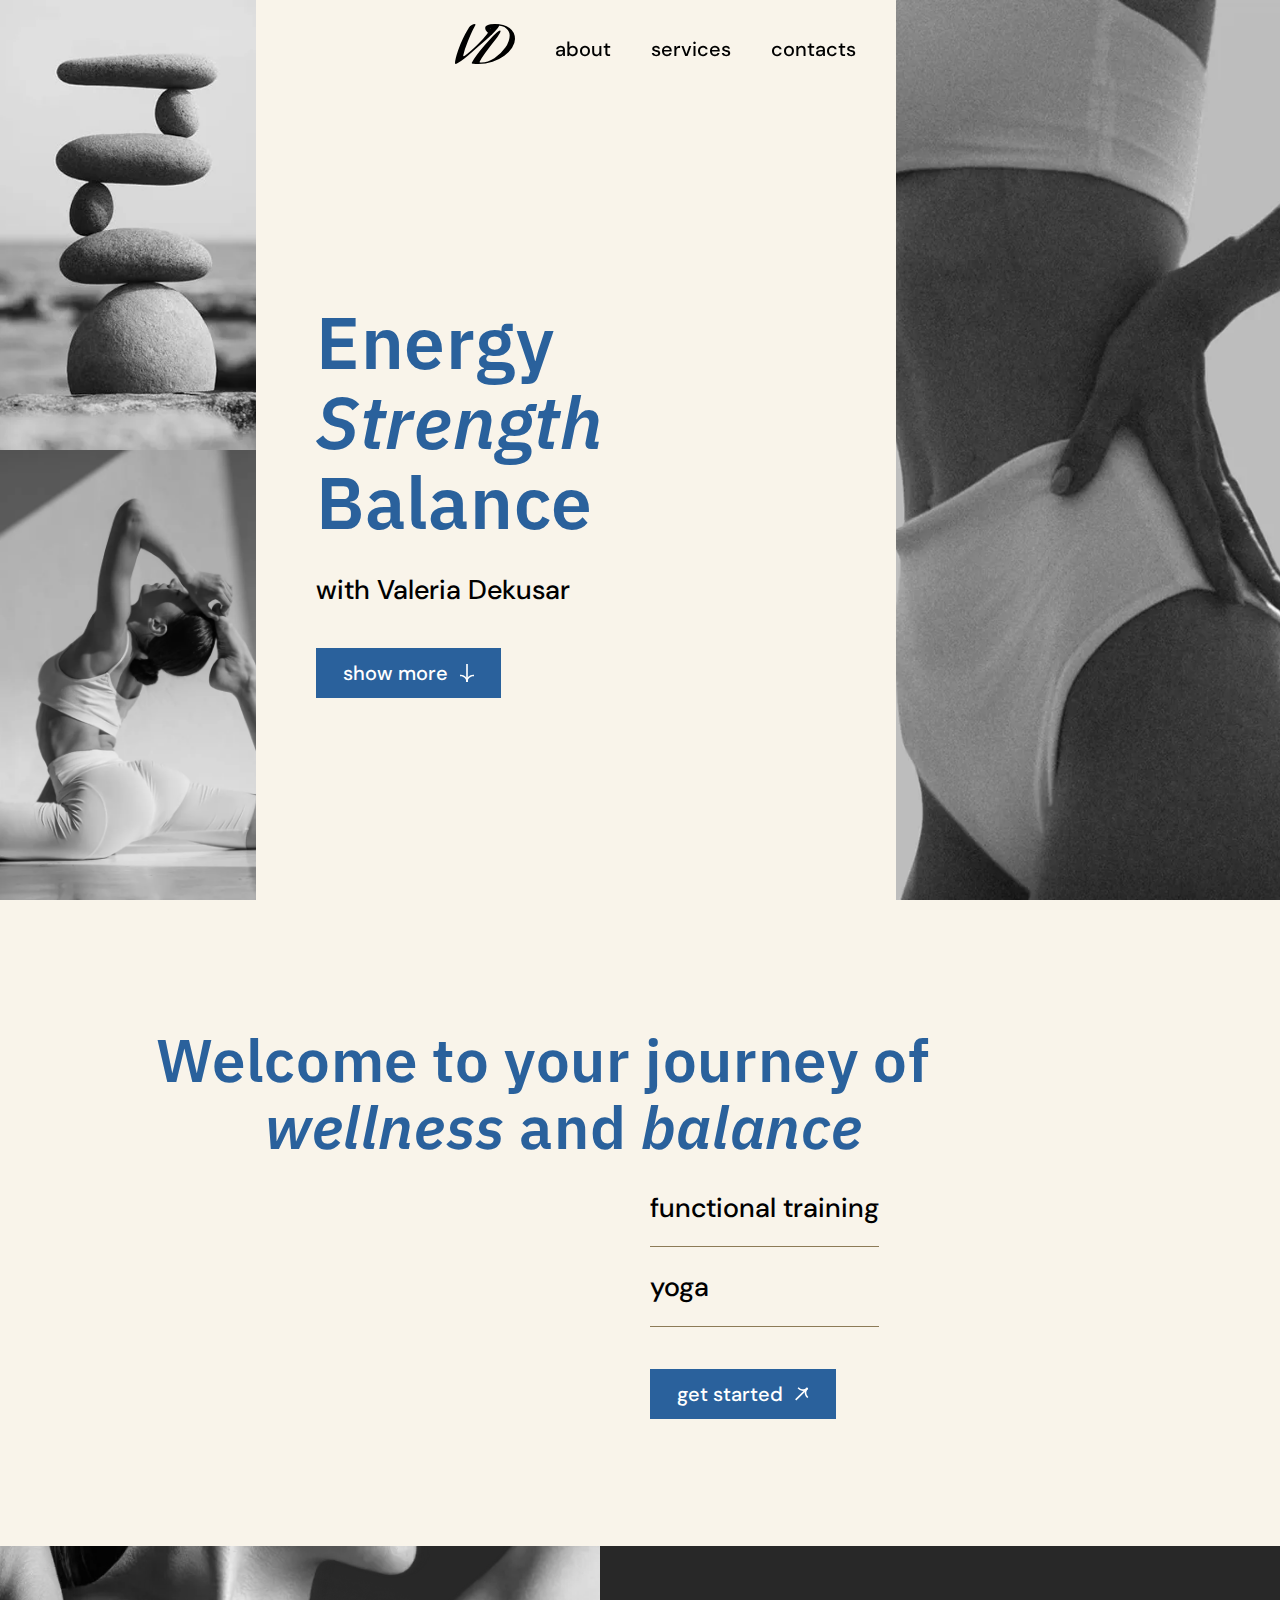
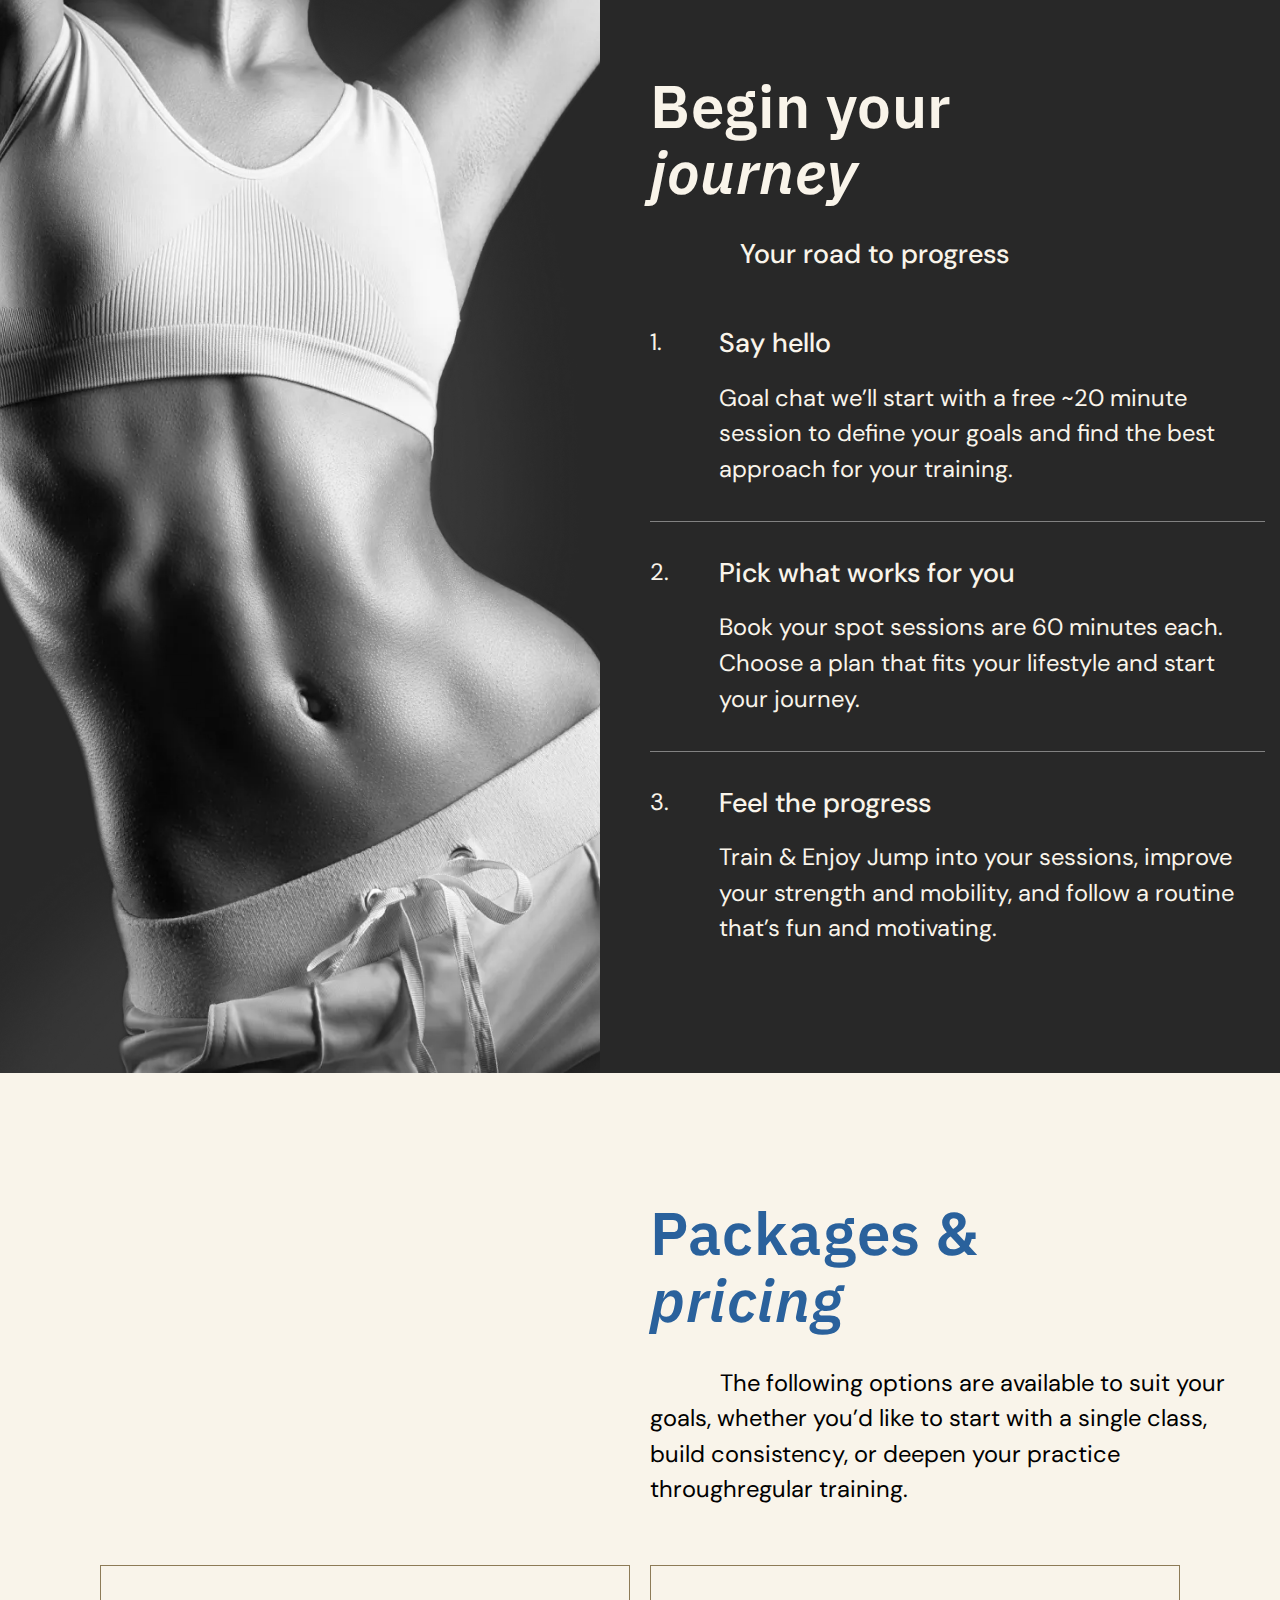
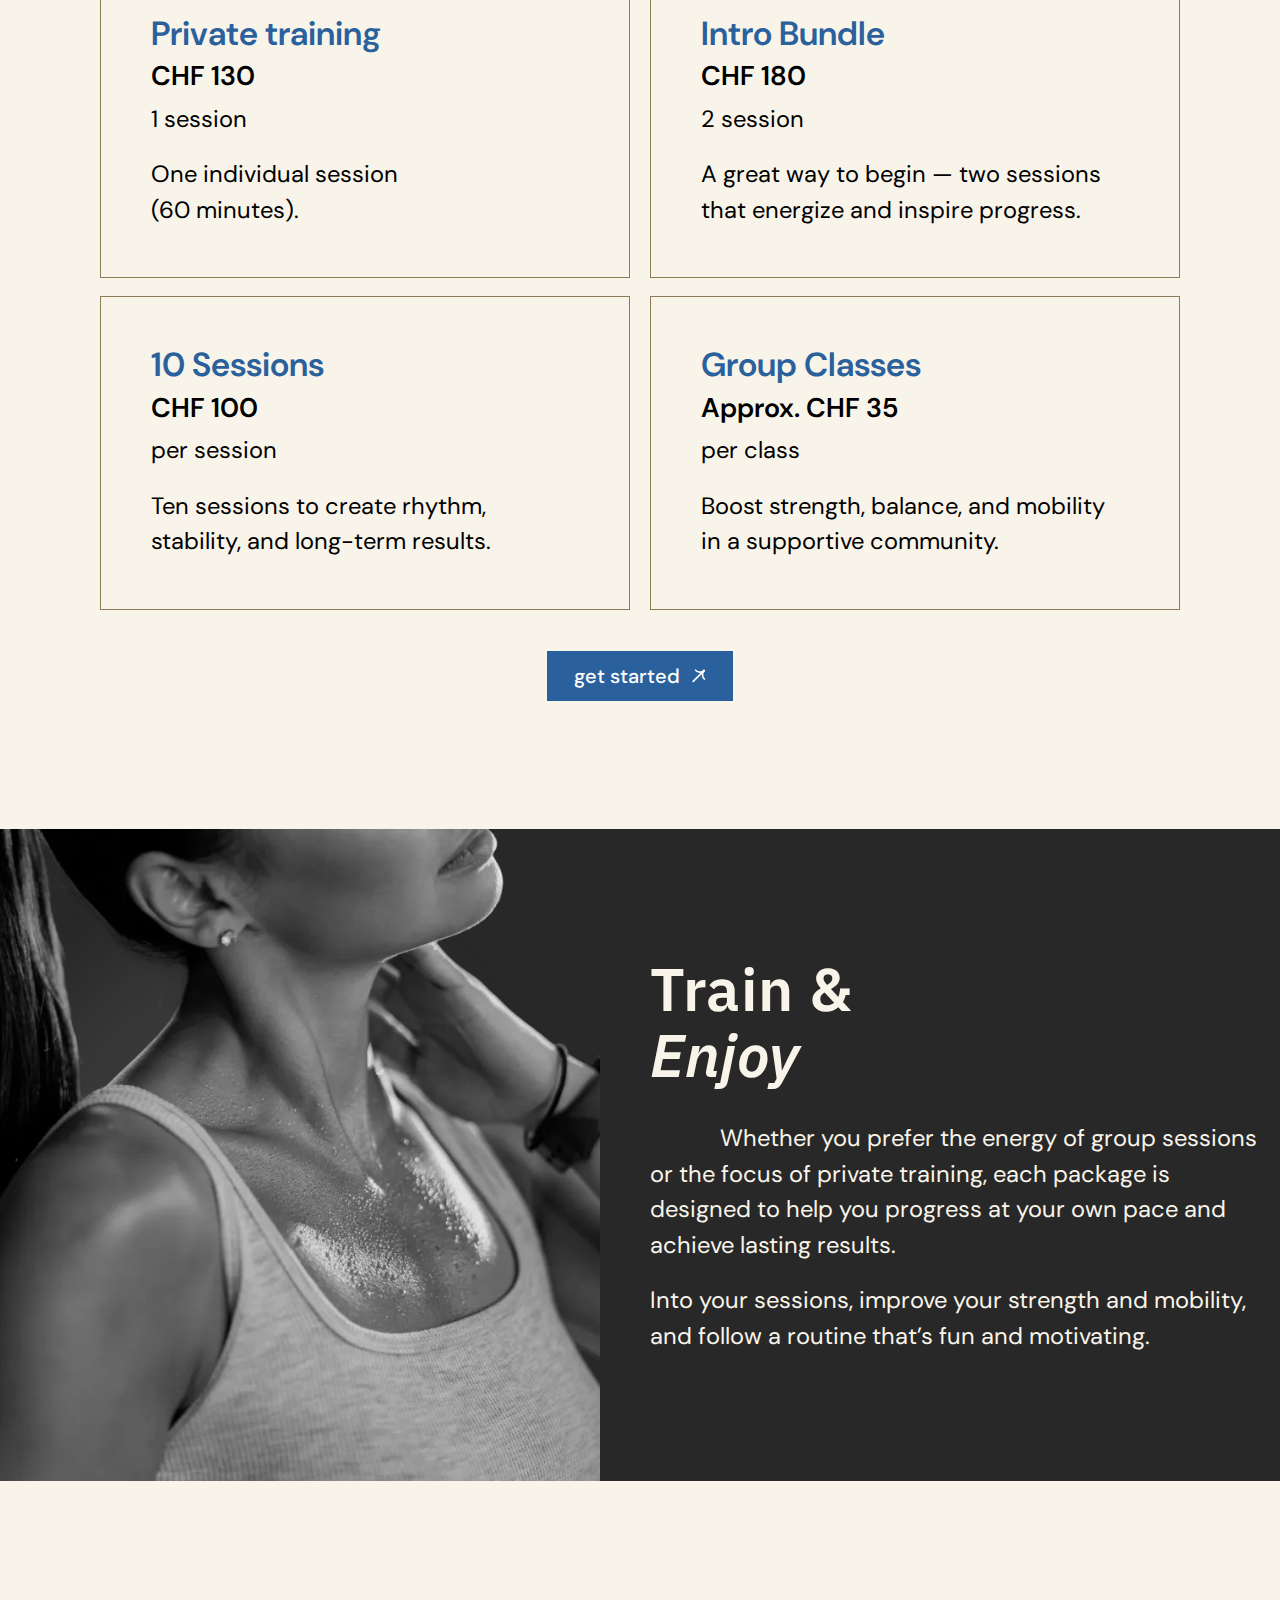
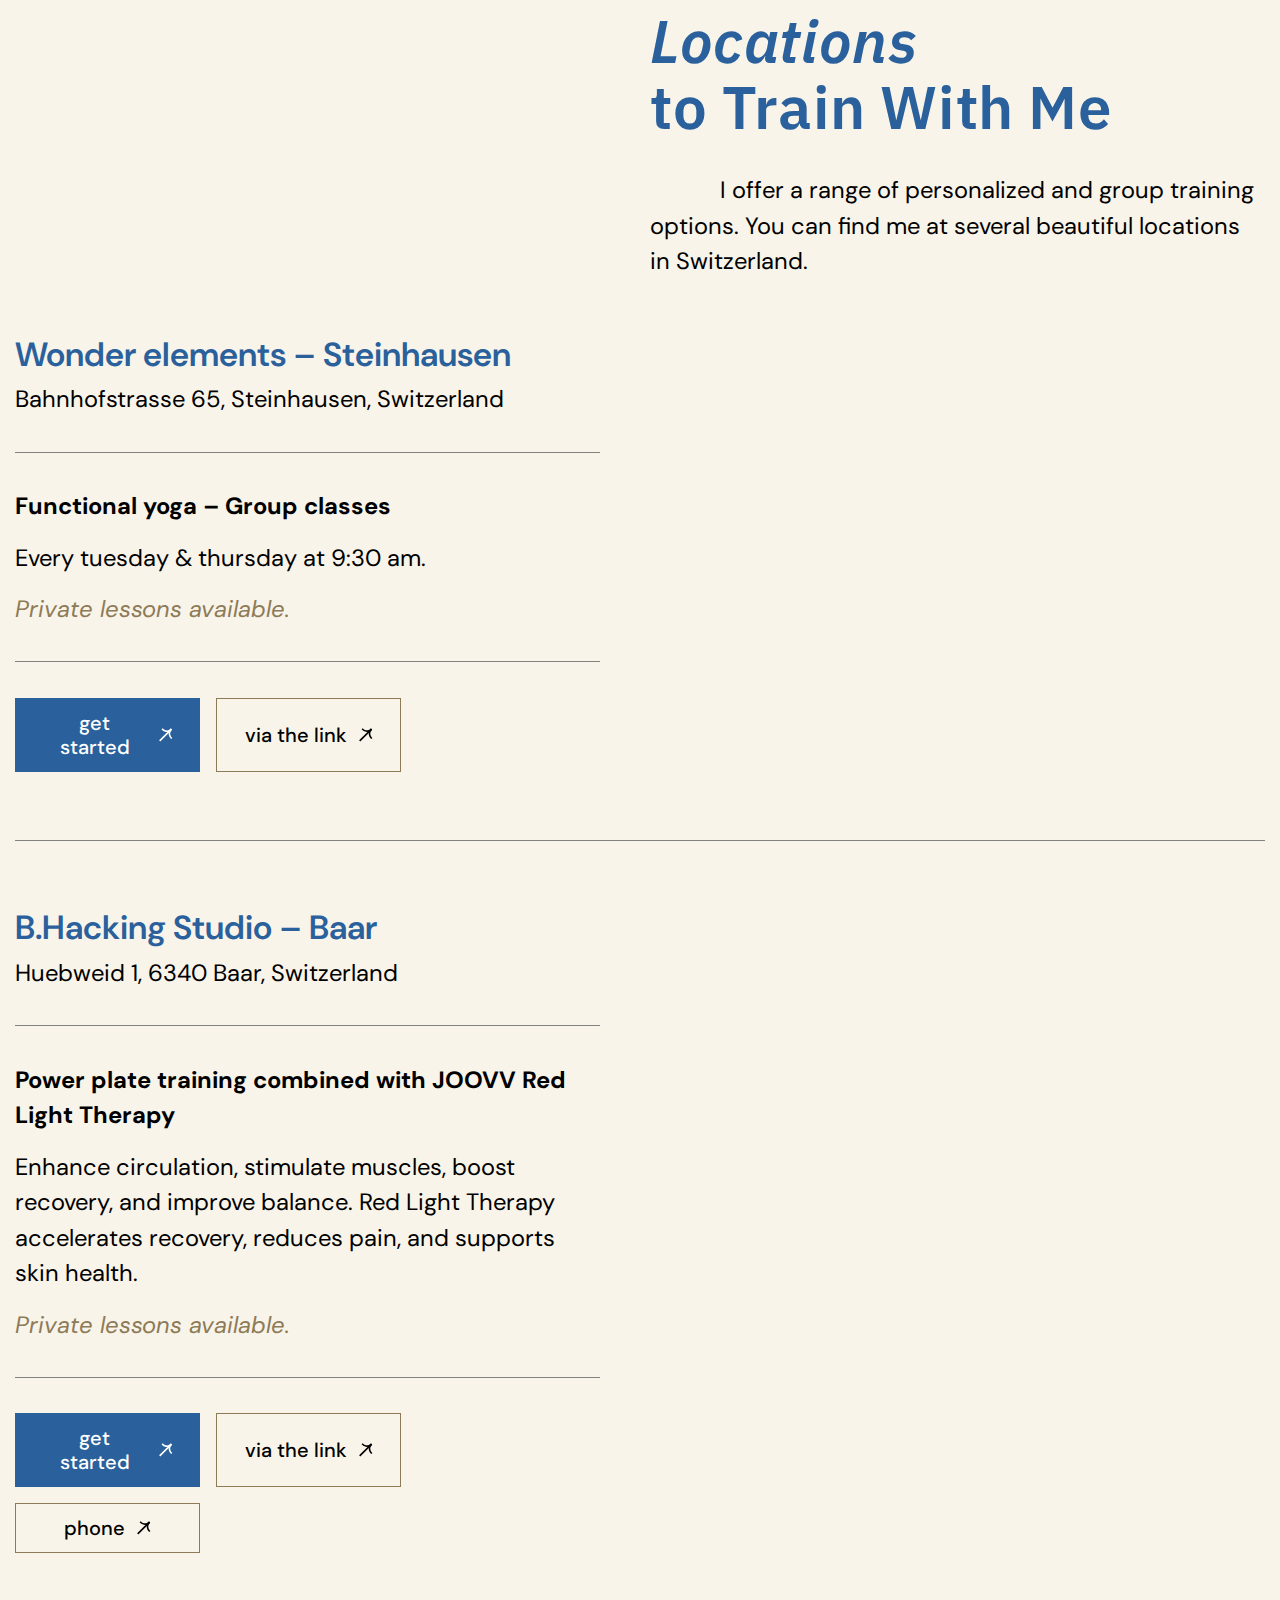
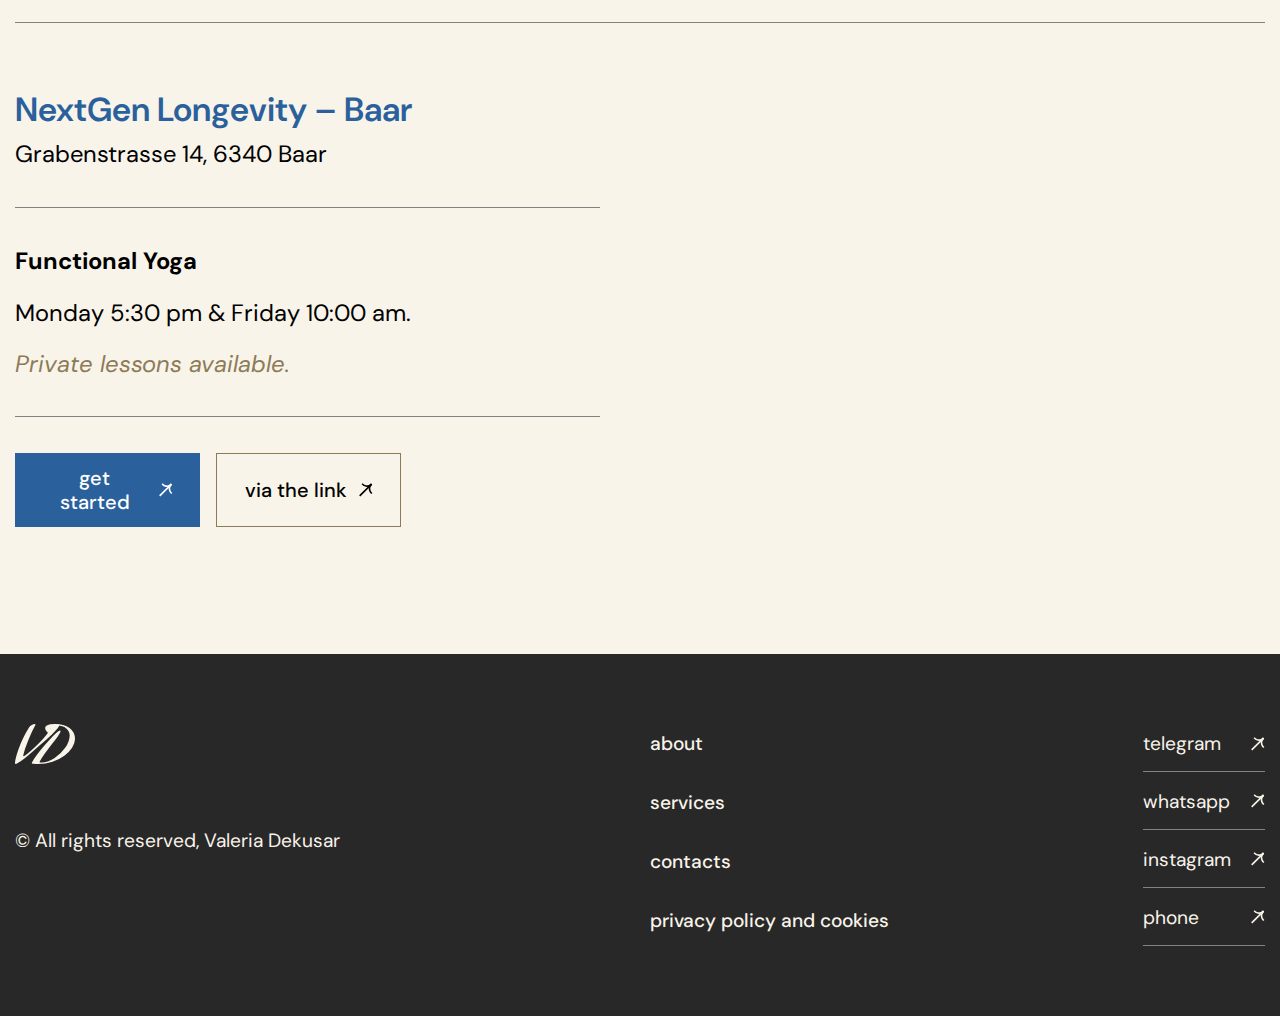
<file: index.html>
<!doctype html>
<html lang="en">
	<head>
		<meta charset="UTF-8">
		<meta name="viewport" content="width=device-width, initial-scale=1.0">
		<link rel="shortcut icon" href="./assets/img/favicon.ico">
		<title>Home Page</title>
		<script type="module" crossorigin="" src="./js/index.min.js?v=1757330779726"></script>
		<link rel="modulepreload" crossorigin="" href="./js/app.min.js">
		<link rel="stylesheet" crossorigin="" href="./css/app.min.css?v=1757330779726">
	</head>
	<body>
		<div class="wrapper">
			<header class="header" data-header-scroll="" data-lp="">
				<div class="header__container">
					<div class="header__body">
						<!-- Logo -->
						<div class="header__logo">
							<svg width="60" height="40" aria-hidden="true">
								<use xlink:href="./assets/img/spritemap.svg#sprite-logo"></use>
							</svg>
						</div>
						<!-- Menu -->
						<div class="header__menu menu">
							<button type="button" data-menu="" class="menu__icon icon-menu">
								<span></span>
							</button>
							<nav class="menu__body">
								<ul class="menu__list">
									<li class="menu__item">
										<a class="menu__link" href="about.html">about</a>
									</li>
									<li class="menu__item">
										<a class="menu__link" href="/#price">services</a>
									</li>
									<li class="menu__item">
										<a class="menu__link" href="/#location">contacts</a>
									</li>
								</ul>
							</nav>
						</div>
					</div>
				</div>
			</header>
			<main class="page page--home">
				<h1 class="visually-hidden">Valeria Dekusar's yoga and functional training services</h1>
				<section class="hero">
					<h2 class="visually-hidden">Main information</h2>
					<div class="hero__body">
						<div class="hero__pictures-left">
							<div class="hero__img-left">
								<picture>
									<img width="400" alt="stones" src="./assets/img/hero/stones.webp">
								</picture>
							</div>
							<div class="hero__img-left">
								<picture>
									<source media="(max-width: 600px)" srcset="./assets/img/hero/girl-600.webp" type="image/webp">
									<img width="400" height="540" alt="girl" src="./assets/img/hero/girl.webp">
								</picture>
							</div>
						</div>
						<div class="hero__text-block">
							<div class="hero__title">
								Energy
								<span>Strength</span>
								Balance
							</div>
							<div class="hero__text font-sub">
								<p>with Valeria Dekusar</p>
							</div>
							<button class="hero__button button button--color" type="button" data-scrollto=".types">
								<span>show more</span>
								<svg width="14" height="18" aria-hidden="true">
									<use xlink:href="./assets/img/spritemap.svg#sprite-arrow-b"></use>
								</svg>
							</button>
						</div>
						<div class="hero__image-right">
							<picture>
								<source media="(max-width: 600px)" srcset="./assets/img/hero/body-600.webp" type="image/webp">
								<img width="400" height="540" alt="Image" src="./assets/img/hero/body.webp">
							</picture>
						</div>
					</div>
				</section>
				<section class="types padding-section">
					<h2 class="visually-hidden">Types of traning</h2>
					<div class="types__container">
						<div class="types__title-block title-block title-block--indent">
							<div class="title-block__title font-h2 font-h2--color">
								Welcome to your journey of
								<span>wellness</span>
								and
								<span>balance</span>
							</div>
						</div>
						<div class="types__content">
							<ul class="types__list font-sub">
								<li class="types__item">functional training</li>
								<li class="types__item">yoga</li>
							</ul>
							<button class="types__button button button--color" type="button" data-popup-link="popup">
								<span>get started</span>
								<svg width="14" height="18" aria-hidden="true">
									<use xlink:href="./assets/img/spritemap.svg#sprite-arrow-tr"></use>
								</svg>
							</button>
						</div>
					</div>
				</section>
				<section class="stages">
					<h2 class="visually-hidden">Stages of goal achievement</h2>
					<div class="stages__wrapper">
						<div class="stages__image">
							<picture>
								<source media="(max-width: 600px)" srcset="./assets/img/stages/stages-body-600.webp" type="image/webp">
								<img width="457" height="500" alt="Image" src="./assets/img/stages/stages-body.webp">
							</picture>
						</div>
						<div class="stages__content padding-section">
							<div class="stages__title-block title-block">
								<div class="title-block__title font-h2">
									Begin your
									<br>
									<span>journey</span>
								</div>
								<div class="title-block__sub font-sub">
									<p>Your road to progress</p>
								</div>
							</div>
							<ul class="stages__list">
								<li class="stages__item">
									<h3 class="stages__subtitle font-sub">Say hello</h3>
									<div>
										<p>
											Goal chat we’ll start with a free ~20 minute session to define your goals and find the best approach for your training.
										</p>
									</div>
								</li>
								<li class="stages__item">
									<h3 class="stages__subtitle font-sub">Pick what works for you</h3>
									<div>
										<p>
											Book your spot sessions are 60 minutes each. Choose a plan that fits your lifestyle and start your journey.
										</p>
									</div>
								</li>
								<li class="stages__item">
									<h3 class="stages__subtitle font-sub">Feel the progress</h3>
									<div>
										<p>
											Train & Enjoy Jump into your sessions, improve your strength and mobility, and follow a routine that’s fun and motivating.
										</p>
									</div>
								</li>
							</ul>
						</div>
					</div>
				</section>
				<section id="price" class="price padding-section">
					<div class="price__container">
						<div class="price__title-block title-block">
							<h2 class="title-block__title font-h2 font-h2--color">
								Packages &
								<br>
								<span>pricing</span>
							</h2>
							<div class="title-block__text">
								<p>
									The following options are available to suit your goals, whether you’d like to start with a single class, build consistency, or deepen your practice throughregular training.
								</p>
							</div>
						</div>
						<div class="price__wrapper">
							<ul class="price__list">
								<li class="price__item card-price">
									<div class="card-price__body">
										<div class="card-price__top">
											<h3 class="card-price__title font-h3 font-h3--color">Private training</h3>
											<div class="card-price__price font-sub">CHF 130</div>
											<div class="card-price__session">1 session</div>
										</div>
										<div class="card-price__description">
											One individual session
											<br>
											(60 minutes).
										</div>
									</div>
								</li>
								<li class="price__item card-price">
									<div class="card-price__body">
										<div class="card-price__top">
											<h3 class="card-price__title font-h3 font-h3--color">Intro Bundle</h3>
											<div class="card-price__price font-sub">CHF 180</div>
											<div class="card-price__session">2 session</div>
										</div>
										<div class="card-price__description">A great way to begin — two sessions that energize and inspire progress.</div>
									</div>
								</li>
								<li class="price__item card-price">
									<div class="card-price__body">
										<div class="card-price__top">
											<h3 class="card-price__title font-h3 font-h3--color">10 Sessions</h3>
											<div class="card-price__price font-sub">CHF 100</div>
											<div class="card-price__session">per session</div>
										</div>
										<div class="card-price__description">Ten sessions to create rhythm, stability, and long-term results.</div>
									</div>
								</li>
								<li class="price__item card-price">
									<div class="card-price__body">
										<div class="card-price__top">
											<h3 class="card-price__title font-h3 font-h3--color">Group Classes</h3>
											<div class="card-price__price font-sub">Approx. CHF 35</div>
											<div class="card-price__session">per class</div>
										</div>
										<div class="card-price__description">Boost strength, balance, and mobility in a supportive community.</div>
									</div>
								</li>
							</ul>
						</div>
						<button class="price__button button button--color" type="button" data-popup-link="popup">
							<span>get started</span>
							<svg width="14" height="18" aria-hidden="true">
								<use xlink:href="./assets/img/spritemap.svg#sprite-arrow-tr"></use>
							</svg>
						</button>
					</div>
				</section>
				<div class="divider">
					<div class="divider__wrapper">
						<div class="divider__image">
							<picture>
								<source media="(max-width: 600px)" srcset="./assets/img/divider/div-girl-600.webp" type="image/webp">
								<img width="457" height="500" alt="Image" src="./assets/img/divider/div-girl.webp">
							</picture>
						</div>
						<div class="divider__content padding-section">
							<div class="divider__title-block title-block">
								<div class="title-block__title font-h2">
									Train &
									<br>
									<span>Enjoy</span>
								</div>
								<div class="title-block__text">
									<p>
										Whether you prefer the energy of group sessions or the focus of private training, each package is designed to help you progress at your own pace and achieve lasting results.
									</p>
									<p>
										Into your sessions, improve your strength and mobility, and follow a routine that’s fun and motivating.
									</p>
								</div>
							</div>
						</div>
					</div>
				</div>
			</main>
			<footer>
				<section id="location" class="location padding-section">
					<div class="location__container">
						<div class="location__title-block title-block">
							<h2 class="title-block__title font-h2 font-h2--color">
								<span>Locations</span>
								<br>
								to Train With Me
							</h2>
							<div class="title-block__text">
								<p>
									I offer a range of personalized and group training options. You can find me at several beautiful locations in Switzerland.
								</p>
							</div>
						</div>
						<div class="location__content">
							<div class="location__card">
								<div class="location__item">
									<h3 class="location__title font-h3">Wonder elements – Steinhausen</h3>
									<address class="location__adress">Bahnhofstrasse 65, Steinhausen, Switzerland</address>
								</div>
								<div class="location__item">
									<div class="location__description">Functional yoga – Group classes</div>
									<div class="location__schedule">Every tuesday & thursday at 9:30 am.</div>
									<div class="location__privat">Private lessons available.</div>
								</div>
								<div class="location__buttons">
									<button class="location__button button button--color" type="button" data-popup-link="popup">
										<span>get started</span>
										<svg width="14" height="18" aria-hidden="true">
											<use xlink:href="./assets/img/spritemap.svg#sprite-arrow-tr"></use>
										</svg>
									</button>
									<a class="location__button button" href="https://wonderelements.ch/specialists/valeria/" target="_blank">
										<span>via the link</span>
										<svg width="14" height="18" aria-hidden="true">
											<use xlink:href="./assets/img/spritemap.svg#sprite-arrow-tr"></use>
										</svg>
									</a>
								</div>
							</div>
							<div class="location__map">
								<iframe src="https://www.google.com/maps/embed?pb=!1m18!1m12!1m3!1d2711.083105627527!2d8.4785914!3d47.1953859!2m3!1f0!2f0!3f0!3m2!1i1024!2i768!4f13.1!3m3!1m2!1s0x479000a294b9008d%3A0xb34c995356b970b4!2sBahnhofstrasse%2065%2C%206312%20Steinhausen%2C%20Switzerland!5e0!3m2!1sen!2sru!4v1756739062065!5m2!1sen!2sru" width="600" height="450" style="border:0;" allowfullscreen loading="lazy" referrerpolicy="no-referrer-when-downgrade"></iframe>
							</div>
						</div>
						<div class="location__content">
							<div class="location__card">
								<div class="location__item">
									<h3 class="location__title font-h3">B.Hacking Studio – Baar</h3>
									<address class="location__adress">Huebweid 1, 6340 Baar, Switzerland</address>
								</div>
								<div class="location__item">
									<div class="location__description">Power plate training combined with JOOVV Red Light Therapy</div>
									<div class="location__schedule">
										Enhance circulation, stimulate muscles, boost recovery, and improve balance. Red Light Therapy accelerates recovery, reduces pain, and supports skin health.
									</div>
									<div class="location__privat">Private lessons available.</div>
								</div>
								<div class="location__buttons">
									<button class="location__button button button--color" type="button" data-popup-link="popup">
										<span>get started</span>
										<svg width="14" height="18" aria-hidden="true">
											<use xlink:href="./assets/img/spritemap.svg#sprite-arrow-tr"></use>
										</svg>
									</button>
									<a class="location__button button" href="https://b-hacking-studio.ch/" target="_blank">
										<span>via the link</span>
										<svg width="14" height="18" aria-hidden="true">
											<use xlink:href="./assets/img/spritemap.svg#sprite-arrow-tr"></use>
										</svg>
									</a>
									<a class="location__button button" href="tel:+41772372303">
										<span>phone</span>
										<svg width="14" height="18" aria-hidden="true">
											<use xlink:href="./assets/img/spritemap.svg#sprite-arrow-tr"></use>
										</svg>
									</a>
								</div>
							</div>
							<div class="location__map">
								<iframe src="https://www.google.com/maps/embed?pb=!1m18!1m12!1m3!1d2711.8586048740176!2d8.528302799999999!3d47.1802049!2m3!1f0!2f0!3f0!3m2!1i1024!2i768!4f13.1!3m3!1m2!1s0x479aab6aa0c0f585%3A0xaf74b4d862efc3d6!2sHuebweid%201%2C%206340%20Baar%2C%20Switzerland!5e0!3m2!1sen!2sru!4v1756791481999!5m2!1sen!2sru" width="600" height="450" style="border:0;" allowfullscreen loading="lazy" referrerpolicy="no-referrer-when-downgrade"></iframe>
							</div>
						</div>
						<div class="location__content">
							<div class="location__card">
								<div class="location__item">
									<h3 class="location__title font-h3">NextGen Longevity – Baar</h3>
									<address class="location__adress">Grabenstrasse 14, 6340 Baar</address>
								</div>
								<div class="location__item">
									<div class="location__description">Functional Yoga</div>
									<div class="location__schedule">Monday 5:30 pm & Friday 10:00 am.</div>
									<div class="location__privat">Private lessons available.</div>
								</div>
								<div class="location__buttons">
									<button class="location__button button button--color" type="button" data-popup-link="popup">
										<span>get started</span>
										<svg width="14" height="18" aria-hidden="true">
											<use xlink:href="./assets/img/spritemap.svg#sprite-arrow-tr"></use>
										</svg>
									</button>
									<a class="location__button button" href="https://www.nextgenlongevity.ch/contact" target="_blank">
										<span>via the link</span>
										<svg width="14" height="18" aria-hidden="true">
											<use xlink:href="./assets/img/spritemap.svg#sprite-arrow-tr"></use>
										</svg>
									</a>
								</div>
							</div>
							<div class="location__map">
								<iframe src="https://www.google.com/maps/embed?pb=!1m18!1m12!1m3!1d2711.4975538976505!2d8.516099876681222!3d47.187273216839635!2m3!1f0!2f0!3f0!3m2!1i1024!2i768!4f13.1!3m3!1m2!1s0x479aaa46938ef4b3%3A0xc4eef072396389ca!2sGrabenstrasse%2014%2C%206340%20Baar%2C%20Switzerland!5e0!3m2!1sen!2sru!4v1756791564829!5m2!1sen!2sru" width="600" height="450" style="border:0;" allowfullscreen loading="lazy" referrerpolicy="no-referrer-when-downgrade"></iframe>
							</div>
						</div>
					</div>
				</section>
				<div class="footer">
					<div class="footer__container">
						<div class="footer__wrapper">
							<div class="footer__column">
								<!-- Logo -->
								<div class="footer__logo">
									<svg width="60" height="40" aria-hidden="true">
										<use xlink:href="./assets/img/spritemap.svg#sprite-logo"></use>
									</svg>
								</div>
								<div class="footer__copyright" data-dynamic=".footer__container, 1000, 1">© All rights reserved, Valeria Dekusar</div>
							</div>
							<div class="footer__column">
								<nav class="footer__menu-body">
									<ul class="footer__menu-list">
										<li class="footer__menu-item">
											<a class="footer__menu-link" href="about.html">about</a>
										</li>
										<li class="footer__menu-item">
											<a class="footer__menu-link" href="/#price">services</a>
										</li>
										<li class="footer__menu-item">
											<a class="footer__menu-link" href="#location">contacts</a>
										</li>
										<li class="footer__menu-item">
											<a class="footer__menu-link" href="#">privacy policy and cookies</a>
										</li>
									</ul>
								</nav>
								<div class="footer__socials">
									<a class="footer__social-link" href="https://t.me/valeriabliss" target="_blank">
										<span>telegram</span>
										<svg width="14" height="18" aria-hidden="true">
											<use xlink:href="./assets/img/spritemap.svg#sprite-arrow-tr"></use>
										</svg>
									</a>
									<a class="footer__social-link" href="https://api.whatsapp.com/send/?phone=41765726448" target="_blank">
										<span>whatsapp</span>
										<svg width="14" height="18" aria-hidden="true">
											<use xlink:href="./assets/img/spritemap.svg#sprite-arrow-tr"></use>
										</svg>
									</a>
									<a class="footer__social-link" href="https://www.instagram.com/astroyogivibes?igsh=dm5pb2xkMmk5ZmJk&utm_source=qr" target="_blank">
										<span>instagram</span>
										<svg width="14" height="18" aria-hidden="true">
											<use xlink:href="./assets/img/spritemap.svg#sprite-arrow-tr"></use>
										</svg>
									</a>
									<a class="footer__social-link" href="tel:+41765726448" target="_blank">
										<span>phone</span>
										<svg width="14" height="18" aria-hidden="true">
											<use xlink:href="./assets/img/spritemap.svg#sprite-arrow-tr"></use>
										</svg>
									</a>
								</div>
							</div>
						</div>
					</div>
				</div>
			</footer>
			<div class="popup" data-popup="popup" aria-hidden="true">
				<div class="popup__wrapper" data-popup-wrapper="">
					<div class="popup__body" data-popup-body="">
						<button class="popup__close" data-popup-close="" type="button">
							<svg width="23" height="23" viewbox="0 0 23 23" fill="none" xmlns="http://www.w3.org/2000/svg">
								<path opacity="0.850056" d="M1.73333 1.48883L21.5469 21.0288" stroke="#979797" stroke-linecap="square"></path>
								<path opacity="0.850056" d="M21.2667 1.48883L1.45309 21.0288" stroke="#979797" stroke-linecap="square"></path>
							</svg>
						</button>
						<div class="popup__content" data-popup-content="">
							<!-- Content -->
							<div class="popup__form form-contact">
								<div class="frm_forms">
									<form class="form-contact__form" action="files/sendmail/sendmail.php" method="POST">
										<div class="frm_form_fields">
											<fieldset>
												<h3 class="form-contact__title font-sub">Write to me</h3>
												<div class="frm_fields_container">
													<div class="form-contact__field">
														<!-- <label for="i-name1" class="form-contact__label "></label> -->
														<input id="i-name1" class="input" autocomplete="off" type="text" name="form[]" placeholder="Name*">
													</div>
													<div class="form-contact__field">
														<!-- <label for="i-tel1" class="form-contact__label"></label> -->
														<!--
Подключить работу с маской в app.js и добавить дата-атрибут тегу.
В настрйках Formidable в настрйках поля телефона маску не добавлять
-->
														<input id="i-tel1" class="input" data-inputmask="'mask': '+7 (999) 999-99-99'" autocomplete="off" type="tel" name="form[]" placeholder="Phone*">
													</div>
													<div class="form-contact__field">
														<!-- <label for="i-message1" class="form-contact__label"></label> -->
														<textarea id="i-message1" class="input" name="form[]" placeholder="Message" rows="3"></textarea>
													</div>
													<!-- Радиокнопки -->
													<div class="form-contact__field">
														<div class="form-contact__label messag-label">Choose a convenient messenger for communication:</div>
														<div class="options">
															<div class="frm_radio">
																<label>
																	<input class="options__input" type="radio" name="messanger">
																	Whats App
																	<span></span>
																</label>
															</div>
															<div class="frm_radio">
																<label>
																	<input class="options__input" type="radio" name="messanger">
																	Telegram
																	<span></span>
																</label>
															</div>
														</div>
													</div>
													<!-- Чекбокс согласия -->
													<div class="frm_checkbox">
														<label>
															<input type="checkbox" name="form[]">
															<!--
прописываем в настройках массового редактирования следующую разметку:
<span class="frm_checkbox__text">Согласен на обработку <a href="/">персональных данных</a></span>
-->
															<span class="frm_checkbox__mark"></span>
															<span class="frm_checkbox__text">
																I agree to the processing of
																<a href="#">personal data</a>
															</span>
														</label>
													</div>
													<!-- Кнопка -->
													<div class="form-contact__button-wrapper">
														<button class="form-contact__button button button--color" type="submit">Send</button>
													</div>
												</div>
											</fieldset>
										</div>
									</form>
								</div>
							</div>
						</div>
					</div>
				</div>
			</div>
		</div>
	</body>
</html>
</file>
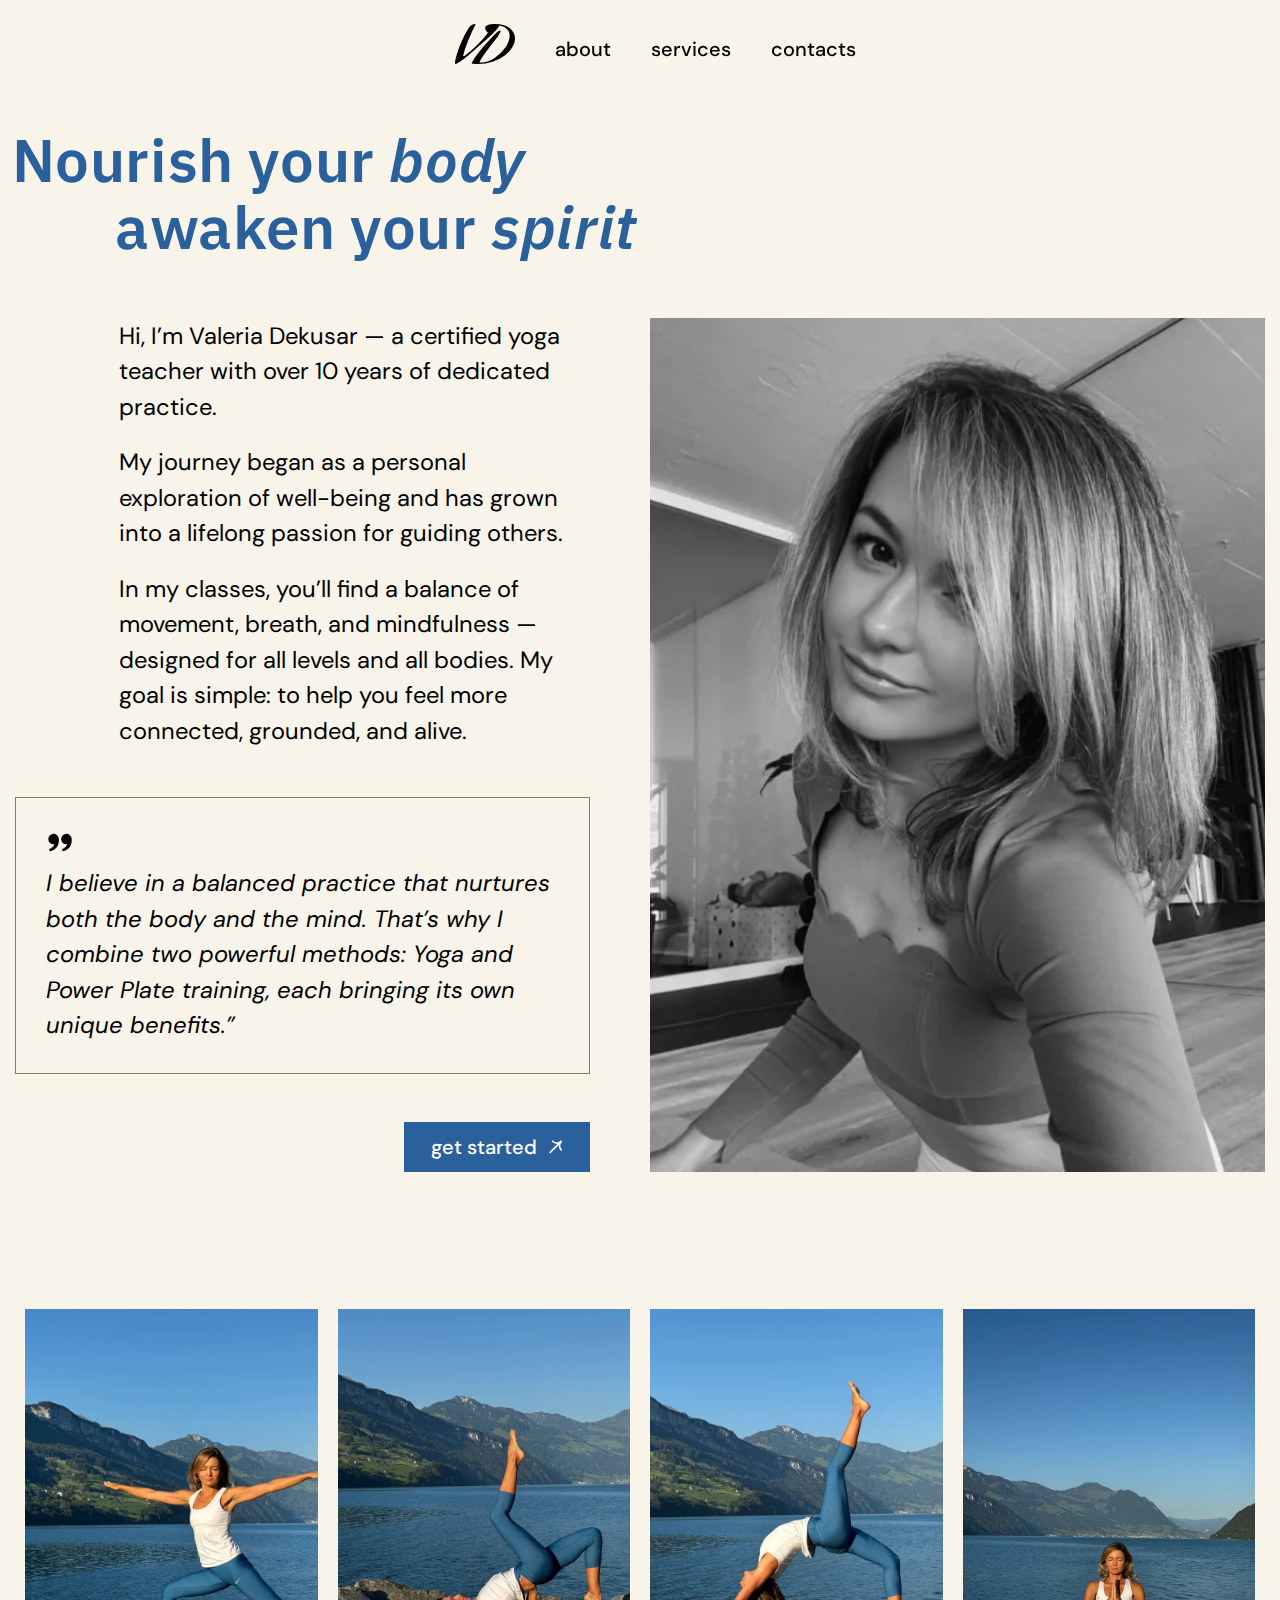
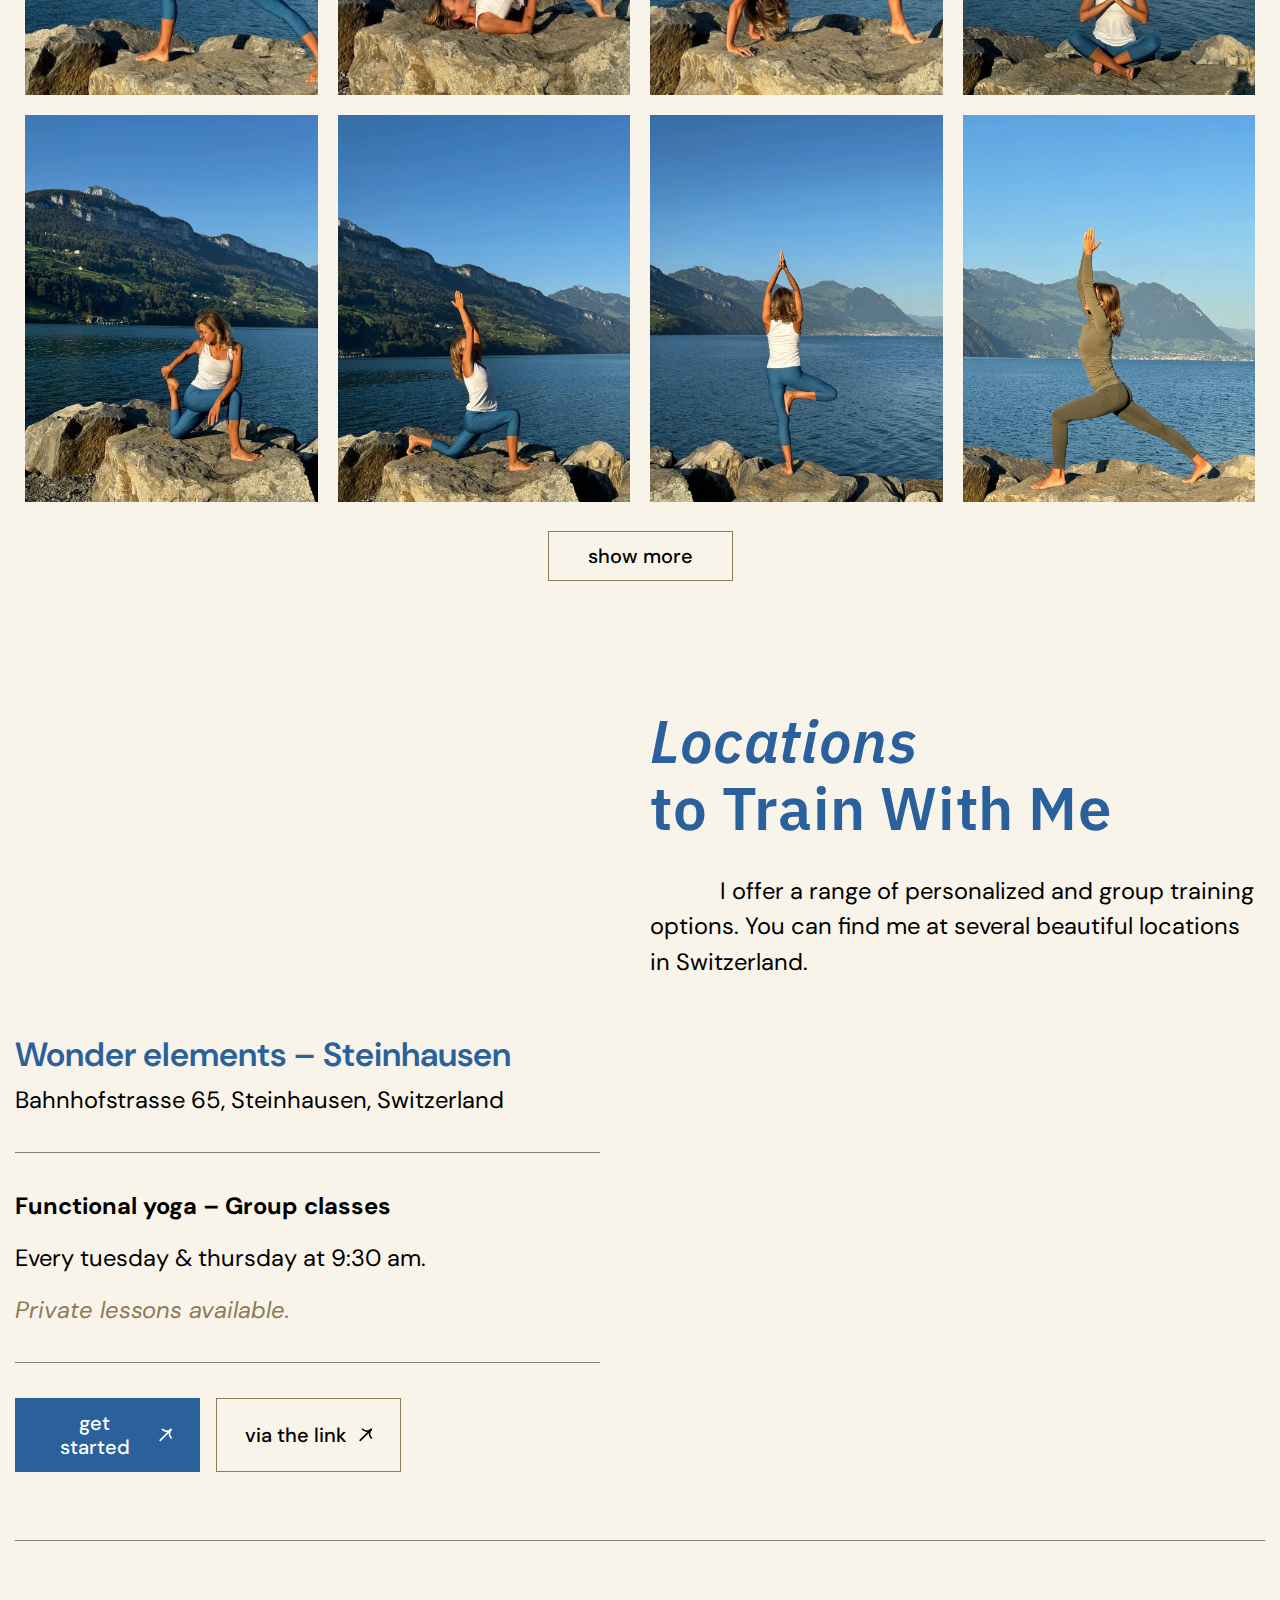
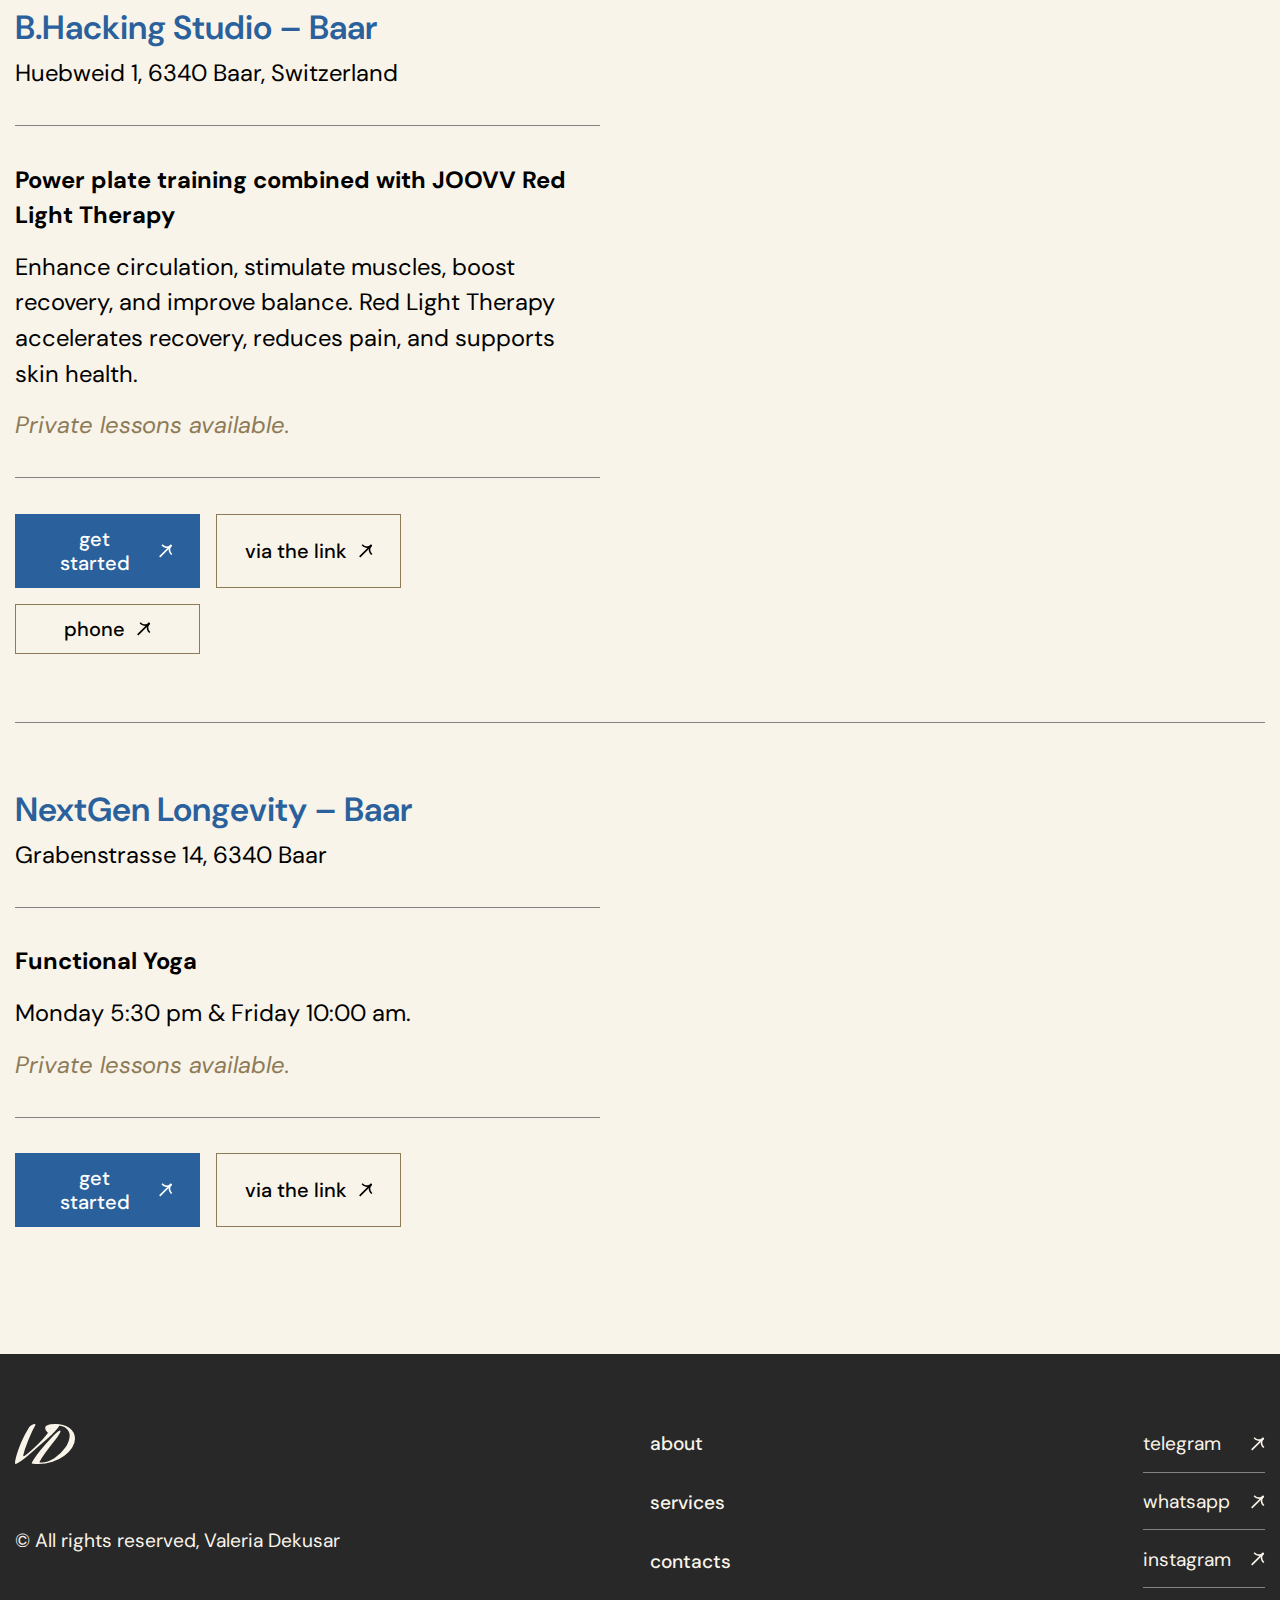
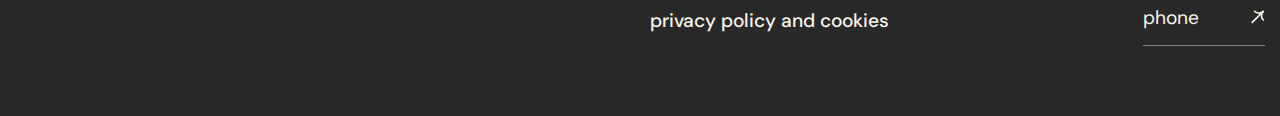
<file: about.html>
<!doctype html>
<html lang="en">
	<head>
		<meta charset="UTF-8">
		<meta name="viewport" content="width=device-width, initial-scale=1.0">
		<link rel="shortcut icon" href="./assets/img/favicon.ico">
		<title>About Page</title>
		<script type="module" crossorigin="" src="./js/about.min.js?v=1757330779726"></script>
		<link rel="modulepreload" crossorigin="" href="./js/app.min.js">
		<link rel="stylesheet" crossorigin="" href="./css/app.min.css?v=1757330779726">
		<link rel="stylesheet" crossorigin="" href="./css/about.min.css?v=1757330779726">
	</head>
	<body>
		<div class="wrapper">
			<header class="header" data-header-scroll="" data-lp="">
				<div class="header__container">
					<div class="header__body">
						<!-- Logo -->
						<a class="header__logo header__logo--link" href="index.html" aria-label="home">
							<svg width="60" height="40" aria-hidden="true">
								<use xlink:href="./assets/img/spritemap.svg#sprite-logo"></use>
							</svg>
						</a>
						<!-- Menu -->
						<div class="header__menu menu">
							<button type="button" data-menu="" class="menu__icon icon-menu">
								<span></span>
							</button>
							<nav class="menu__body">
								<ul class="menu__list">
									<li class="menu__item">
										<a class="menu__link" href="about.html">about</a>
									</li>
									<li class="menu__item">
										<a class="menu__link" href="/#price">services</a>
									</li>
									<li class="menu__item">
										<a class="menu__link" href="/#location">contacts</a>
									</li>
								</ul>
							</nav>
						</div>
					</div>
				</div>
			</header>
			<main class="page page--about">
				<h1 class="visually-hidden">Valeria Dekusar — yoga teacher</h1>
				<section class="about padding-section">
					<h2 class="visually-hidden">About</h2>
					<div class="about__container">
						<div class="about__title-block title-block">
							<div class="title-block__title font-h2 font-h2--color">
								Nourish your
								<span>body</span>
								<br>
								awaken your
								<span>spirit</span>
							</div>
						</div>
						<div class="about__body">
							<div class="about__content">
								<div class="about__text">
									<p>
										Hi, I’m Valeria Dekusar — a certified yoga teacher with over 10 years of dedicated practice.
									</p>
									<p>
										My journey began as a personal exploration of well-being and has grown into a lifelong passion for guiding others.
									</p>
									<p>
										In my classes, you’ll find a balance of movement, breath, and mindfulness — designed for all levels and all bodies. My goal is simple: to help you feel more connected, grounded, and alive.
									</p>
								</div>
								<blockquote class="about__quote">
									<svg width="28" height="28" aria-hidden="true">
										<use xlink:href="./assets/img/spritemap.svg#sprite-quote"></use>
									</svg>
									<p>
										I believe in a balanced practice that nurtures both the body and the mind. That’s why I combine two powerful methods: Yoga and Power Plate training, each bringing its own unique benefits.”
									</p>
								</blockquote>
								<button class="about__button button button--color" type="button" data-popup-link="popup">
									<span>get started</span>
									<svg width="14" height="18" aria-hidden="true">
										<use xlink:href="./assets/img/spritemap.svg#sprite-arrow-tr"></use>
									</svg>
								</button>
							</div>
							<div class="about__image">
								<picture>
									<img width="600" height="800" alt="Image" src="./assets/img/about/pic_about.webp">
								</picture>
							</div>
						</div>
					</div>
				</section>
				<section class="gallery">
					<h2 class="visually-hidden">Gallery</h2>
					<div class="gallery__container">
						<div class="gallery__body" data-showmore="items">
							<ul class="gallery__content" data-showmore-content="2" data-gallery="">
								<li class="gallery__item">
									<a class="gallery__link" href="./assets/img/gallery/pic-01.webp">
										<picture>
											<source media="(max-width: 600px)" srcset="./assets/img/gallery/pic-01-600.webp" type="image/webp">
											<source media="(max-width: 1200px)" srcset="./assets/img/gallery/pic-01-1200.webp" type="image/webp">
											<img width="305" alt="Image" src="./assets/img/gallery/pic-01.webp">
										</picture>
									</a>
								</li>
								<li class="gallery__item">
									<a class="gallery__link" href="./assets/img/gallery/pic-02.webp">
										<picture>
											<source media="(max-width: 600px)" srcset="./assets/img/gallery/pic-02-600.webp" type="image/webp">
											<source media="(max-width: 1200px)" srcset="./assets/img/gallery/pic-02-1200.webp" type="image/webp">
											<img width="305" alt="Image" src="./assets/img/gallery/pic-02.webp">
										</picture>
									</a>
								</li>
								<li class="gallery__item">
									<a class="gallery__link" href="./assets/img/gallery/pic-03.webp">
										<picture>
											<source media="(max-width: 600px)" srcset="./assets/img/gallery/pic-03-600.webp" type="image/webp">
											<source media="(max-width: 1200px)" srcset="./assets/img/gallery/pic-03-1200.webp" type="image/webp">
											<img width="305" alt="Image" src="./assets/img/gallery/pic-03.webp">
										</picture>
									</a>
								</li>
								<li class="gallery__item">
									<a class="gallery__link" href="./assets/img/gallery/pic-04.webp">
										<picture>
											<source media="(max-width: 600px)" srcset="./assets/img/gallery/pic-04-600.webp" type="image/webp">
											<img width="305" alt="Image" src="./assets/img/gallery/pic-04.webp">
										</picture>
									</a>
								</li>
								<li class="gallery__item">
									<a class="gallery__link" href="./assets/img/gallery/pic-05.webp">
										<picture>
											<source media="(max-width: 600px)" srcset="./assets/img/gallery/pic-05-600.webp" type="image/webp">
											<img width="305" alt="Image" src="./assets/img/gallery/pic-05.webp">
										</picture>
									</a>
								</li>
								<li class="gallery__item">
									<a class="gallery__link" href="./assets/img/gallery/pic-06.webp">
										<picture>
											<source media="(max-width: 600px)" srcset="./assets/img/gallery/pic-06-600.webp" type="image/webp">
											<img width="305" alt="Image" src="./assets/img/gallery/pic-06.webp">
										</picture>
									</a>
								</li>
								<li class="gallery__item">
									<a class="gallery__link" href="./assets/img/gallery/pic-07.webp">
										<picture>
											<source media="(max-width: 600px)" srcset="./assets/img/gallery/pic-07-600.webp" type="image/webp">
											<img width="305" alt="Image" src="./assets/img/gallery/pic-07.webp">
										</picture>
									</a>
								</li>
								<li class="gallery__item">
									<a class="gallery__link" href="./assets/img/gallery/pic-08.webp">
										<picture>
											<source media="(max-width: 600px)" srcset="./assets/img/gallery/pic-08-600.webp" type="image/webp">
											<img width="305" alt="Image" src="./assets/img/gallery/pic-08.webp">
										</picture>
									</a>
								</li>
								<li class="gallery__item">
									<a class="gallery__link" href="./assets/img/gallery/pic-09.webp">
										<picture>
											<source media="(max-width: 600px)" srcset="./assets/img/gallery/pic-09-600.webp" type="image/webp">
											<img width="305" alt="Image" src="./assets/img/gallery/pic-09.webp">
										</picture>
									</a>
								</li>
								<li class="gallery__item">
									<a class="gallery__link" href="./assets/img/gallery/pic-10.webp">
										<picture>
											<source media="(max-width: 600px)" srcset="./assets/img/gallery/pic-10-600.webp" type="image/webp">
											<img width="305" alt="Image" src="./assets/img/gallery/pic-10.webp">
										</picture>
									</a>
								</li>
								<li class="gallery__item">
									<a class="gallery__link" href="./assets/img/gallery/pic-11.webp">
										<picture>
											<source media="(max-width: 600px)" srcset="./assets/img/gallery/pic-11-600.webp" type="image/webp">
											<img width="305" alt="Image" src="./assets/img/gallery/pic-11.webp">
										</picture>
									</a>
								</li>
							</ul>
							<button class="block__more" hidden data-showmore-button="" type="button">
								<span>show more</span>
								<span>hide</span>
							</button>
						</div>
						<div class="swiper-pagination"></div>
					</div>
				</section>
			</main>
			<footer>
				<section id="location" class="location padding-section">
					<div class="location__container">
						<div class="location__title-block title-block">
							<h2 class="title-block__title font-h2 font-h2--color">
								<span>Locations</span>
								<br>
								to Train With Me
							</h2>
							<div class="title-block__text">
								<p>
									I offer a range of personalized and group training options. You can find me at several beautiful locations in Switzerland.
								</p>
							</div>
						</div>
						<div class="location__content">
							<div class="location__card">
								<div class="location__item">
									<h3 class="location__title font-h3">Wonder elements – Steinhausen</h3>
									<address class="location__adress">Bahnhofstrasse 65, Steinhausen, Switzerland</address>
								</div>
								<div class="location__item">
									<div class="location__description">Functional yoga – Group classes</div>
									<div class="location__schedule">Every tuesday & thursday at 9:30 am.</div>
									<div class="location__privat">Private lessons available.</div>
								</div>
								<div class="location__buttons">
									<button class="location__button button button--color" type="button" data-popup-link="popup">
										<span>get started</span>
										<svg width="14" height="18" aria-hidden="true">
											<use xlink:href="./assets/img/spritemap.svg#sprite-arrow-tr"></use>
										</svg>
									</button>
									<a class="location__button button" href="https://wonderelements.ch/specialists/valeria/" target="_blank">
										<span>via the link</span>
										<svg width="14" height="18" aria-hidden="true">
											<use xlink:href="./assets/img/spritemap.svg#sprite-arrow-tr"></use>
										</svg>
									</a>
								</div>
							</div>
							<div class="location__map">
								<iframe src="https://www.google.com/maps/embed?pb=!1m18!1m12!1m3!1d2711.083105627527!2d8.4785914!3d47.1953859!2m3!1f0!2f0!3f0!3m2!1i1024!2i768!4f13.1!3m3!1m2!1s0x479000a294b9008d%3A0xb34c995356b970b4!2sBahnhofstrasse%2065%2C%206312%20Steinhausen%2C%20Switzerland!5e0!3m2!1sen!2sru!4v1756739062065!5m2!1sen!2sru" width="600" height="450" style="border:0;" allowfullscreen loading="lazy" referrerpolicy="no-referrer-when-downgrade"></iframe>
							</div>
						</div>
						<div class="location__content">
							<div class="location__card">
								<div class="location__item">
									<h3 class="location__title font-h3">B.Hacking Studio – Baar</h3>
									<address class="location__adress">Huebweid 1, 6340 Baar, Switzerland</address>
								</div>
								<div class="location__item">
									<div class="location__description">Power plate training combined with JOOVV Red Light Therapy</div>
									<div class="location__schedule">
										Enhance circulation, stimulate muscles, boost recovery, and improve balance. Red Light Therapy accelerates recovery, reduces pain, and supports skin health.
									</div>
									<div class="location__privat">Private lessons available.</div>
								</div>
								<div class="location__buttons">
									<button class="location__button button button--color" type="button" data-popup-link="popup">
										<span>get started</span>
										<svg width="14" height="18" aria-hidden="true">
											<use xlink:href="./assets/img/spritemap.svg#sprite-arrow-tr"></use>
										</svg>
									</button>
									<a class="location__button button" href="https://b-hacking-studio.ch/" target="_blank">
										<span>via the link</span>
										<svg width="14" height="18" aria-hidden="true">
											<use xlink:href="./assets/img/spritemap.svg#sprite-arrow-tr"></use>
										</svg>
									</a>
									<a class="location__button button" href="tel:+41772372303">
										<span>phone</span>
										<svg width="14" height="18" aria-hidden="true">
											<use xlink:href="./assets/img/spritemap.svg#sprite-arrow-tr"></use>
										</svg>
									</a>
								</div>
							</div>
							<div class="location__map">
								<iframe src="https://www.google.com/maps/embed?pb=!1m18!1m12!1m3!1d2711.8586048740176!2d8.528302799999999!3d47.1802049!2m3!1f0!2f0!3f0!3m2!1i1024!2i768!4f13.1!3m3!1m2!1s0x479aab6aa0c0f585%3A0xaf74b4d862efc3d6!2sHuebweid%201%2C%206340%20Baar%2C%20Switzerland!5e0!3m2!1sen!2sru!4v1756791481999!5m2!1sen!2sru" width="600" height="450" style="border:0;" allowfullscreen loading="lazy" referrerpolicy="no-referrer-when-downgrade"></iframe>
							</div>
						</div>
						<div class="location__content">
							<div class="location__card">
								<div class="location__item">
									<h3 class="location__title font-h3">NextGen Longevity – Baar</h3>
									<address class="location__adress">Grabenstrasse 14, 6340 Baar</address>
								</div>
								<div class="location__item">
									<div class="location__description">Functional Yoga</div>
									<div class="location__schedule">Monday 5:30 pm & Friday 10:00 am.</div>
									<div class="location__privat">Private lessons available.</div>
								</div>
								<div class="location__buttons">
									<button class="location__button button button--color" type="button" data-popup-link="popup">
										<span>get started</span>
										<svg width="14" height="18" aria-hidden="true">
											<use xlink:href="./assets/img/spritemap.svg#sprite-arrow-tr"></use>
										</svg>
									</button>
									<a class="location__button button" href="https://www.nextgenlongevity.ch/contact" target="_blank">
										<span>via the link</span>
										<svg width="14" height="18" aria-hidden="true">
											<use xlink:href="./assets/img/spritemap.svg#sprite-arrow-tr"></use>
										</svg>
									</a>
								</div>
							</div>
							<div class="location__map">
								<iframe src="https://www.google.com/maps/embed?pb=!1m18!1m12!1m3!1d2711.4975538976505!2d8.516099876681222!3d47.187273216839635!2m3!1f0!2f0!3f0!3m2!1i1024!2i768!4f13.1!3m3!1m2!1s0x479aaa46938ef4b3%3A0xc4eef072396389ca!2sGrabenstrasse%2014%2C%206340%20Baar%2C%20Switzerland!5e0!3m2!1sen!2sru!4v1756791564829!5m2!1sen!2sru" width="600" height="450" style="border:0;" allowfullscreen loading="lazy" referrerpolicy="no-referrer-when-downgrade"></iframe>
							</div>
						</div>
					</div>
				</section>
				<div class="footer">
					<div class="footer__container">
						<div class="footer__wrapper">
							<div class="footer__column">
								<!-- Logo -->
								<a class="footer__logo footer__logo--link" href="/" aria-label="home">
									<svg width="60" height="40" aria-hidden="true">
										<use xlink:href="./assets/img/spritemap.svg#sprite-logo"></use>
									</svg>
								</a>
								<div class="footer__copyright" data-dynamic=".footer__container, 1000, 1">© All rights reserved, Valeria Dekusar</div>
							</div>
							<div class="footer__column">
								<nav class="footer__menu-body">
									<ul class="footer__menu-list">
										<li class="footer__menu-item">
											<a class="footer__menu-link" href="about.html">about</a>
										</li>
										<li class="footer__menu-item">
											<a class="footer__menu-link" href="/#price">services</a>
										</li>
										<li class="footer__menu-item">
											<a class="footer__menu-link" href="#location">contacts</a>
										</li>
										<li class="footer__menu-item">
											<a class="footer__menu-link" href="#">privacy policy and cookies</a>
										</li>
									</ul>
								</nav>
								<div class="footer__socials">
									<a class="footer__social-link" href="https://t.me/valeriabliss" target="_blank">
										<span>telegram</span>
										<svg width="14" height="18" aria-hidden="true">
											<use xlink:href="./assets/img/spritemap.svg#sprite-arrow-tr"></use>
										</svg>
									</a>
									<a class="footer__social-link" href="https://api.whatsapp.com/send/?phone=41765726448" target="_blank">
										<span>whatsapp</span>
										<svg width="14" height="18" aria-hidden="true">
											<use xlink:href="./assets/img/spritemap.svg#sprite-arrow-tr"></use>
										</svg>
									</a>
									<a class="footer__social-link" href="https://www.instagram.com/astroyogivibes?igsh=dm5pb2xkMmk5ZmJk&utm_source=qr" target="_blank">
										<span>instagram</span>
										<svg width="14" height="18" aria-hidden="true">
											<use xlink:href="./assets/img/spritemap.svg#sprite-arrow-tr"></use>
										</svg>
									</a>
									<a class="footer__social-link" href="tel:+41765726448" target="_blank">
										<span>phone</span>
										<svg width="14" height="18" aria-hidden="true">
											<use xlink:href="./assets/img/spritemap.svg#sprite-arrow-tr"></use>
										</svg>
									</a>
								</div>
							</div>
						</div>
					</div>
				</div>
			</footer>
			<div class="popup" data-popup="popup" aria-hidden="true">
				<div class="popup__wrapper" data-popup-wrapper="">
					<div class="popup__body" data-popup-body="">
						<button class="popup__close" data-popup-close="" type="button">
							<svg width="23" height="23" viewbox="0 0 23 23" fill="none" xmlns="http://www.w3.org/2000/svg">
								<path opacity="0.850056" d="M1.73333 1.48883L21.5469 21.0288" stroke="#979797" stroke-linecap="square"></path>
								<path opacity="0.850056" d="M21.2667 1.48883L1.45309 21.0288" stroke="#979797" stroke-linecap="square"></path>
							</svg>
						</button>
						<div class="popup__content" data-popup-content="">
							<!-- Content -->
							<div class="popup__form form-contact">
								<div class="frm_forms">
									<form class="form-contact__form" action="files/sendmail/sendmail.php" method="POST">
										<div class="frm_form_fields">
											<fieldset>
												<h3 class="form-contact__title font-sub">Write to me</h3>
												<div class="frm_fields_container">
													<div class="form-contact__field">
														<!-- <label for="i-name1" class="form-contact__label "></label> -->
														<input id="i-name1" class="input" autocomplete="off" type="text" name="form[]" placeholder="Name*">
													</div>
													<div class="form-contact__field">
														<!-- <label for="i-tel1" class="form-contact__label"></label> -->
														<!--
Подключить работу с маской в app.js и добавить дата-атрибут тегу.
В настрйках Formidable в настрйках поля телефона маску не добавлять
-->
														<input id="i-tel1" class="input" data-inputmask="'mask': '+7 (999) 999-99-99'" autocomplete="off" type="tel" name="form[]" placeholder="Phone*">
													</div>
													<div class="form-contact__field">
														<!-- <label for="i-message1" class="form-contact__label"></label> -->
														<textarea id="i-message1" class="input" name="form[]" placeholder="Message" rows="3"></textarea>
													</div>
													<!-- Радиокнопки -->
													<div class="form-contact__field">
														<div class="form-contact__label messag-label">Choose a convenient messenger for communication:</div>
														<div class="options">
															<div class="frm_radio">
																<label>
																	<input class="options__input" type="radio" name="messanger">
																	Whats App
																	<span></span>
																</label>
															</div>
															<div class="frm_radio">
																<label>
																	<input class="options__input" type="radio" name="messanger">
																	Telegram
																	<span></span>
																</label>
															</div>
														</div>
													</div>
													<!-- Чекбокс согласия -->
													<div class="frm_checkbox">
														<label>
															<input type="checkbox" name="form[]">
															<!--
прописываем в настройках массового редактирования следующую разметку:
<span class="frm_checkbox__text">Согласен на обработку <a href="/">персональных данных</a></span>
-->
															<span class="frm_checkbox__mark"></span>
															<span class="frm_checkbox__text">
																I agree to the processing of
																<a href="#">personal data</a>
															</span>
														</label>
													</div>
													<!-- Кнопка -->
													<div class="form-contact__button-wrapper">
														<button class="form-contact__button button button--color" type="submit">Send</button>
													</div>
												</div>
											</fieldset>
										</div>
									</form>
								</div>
							</div>
						</div>
					</div>
				</div>
			</div>
		</div>
	</body>
</html>
</file>
<file: css/app.min.css>
@import url("https://fonts.googleapis.com/css2?family=IBM%20Plex%20Sans:ital,wght@0,500;0,600;0,700;1,500;1,600;1,700&display=swap");@import url("https://fonts.googleapis.com/css2?family=DM%20Sans:ital,wght@0,400;0,500;0,600;0,700;0,800;1,500;1,600;1,700;1,800&display=swap");*{border:0;margin:0;padding:0}*,:after,:before{box-sizing:border-box}:after,:before{display:inline-block}body,html{height:100%}body{line-height:1;scrollbar-gutter:stable;-ms-text-size-adjust:100%;-moz-text-size-adjust:100%;-webkit-text-size-adjust:100%;-webkit-font-smoothing:antialiased;-moz-osx-font-smoothing:grayscale}button,input,textarea{background-color:transparent;color:inherit;font-family:inherit;font-size:inherit;line-height:inherit}input,textarea{width:100%}label{display:inline-block}button,option,select{cursor:pointer}a{color:inherit;display:inline-block;text-decoration:none}ul li{list-style:none}img{height:auto;max-width:100%;vertical-align:middle}h1,h2,h3,h4,h5,h6{font-size:inherit;font-weight:inherit}:root{--font-second:"IBM Plex Sans",sans-serif;--black:#000;--accent:#2a619c;--hover-accent:#21456c;--dark-text:#000;--light-text:#f9f4ea;--divider-light:#8d7b57;--divider-dark:#828282;--light-bg:#f9f4ea;--dark-bg:#282828}body{background-color:var(--light-bg);color:#000;font-family:DM Sans,sans-serif;line-height:1.5;min-width:20rem}[data-scrolllock] body{overflow:hidden;overscroll-behavior:none;touch-action:none}.wrapper{display:flex;flex-direction:column;min-height:100%;overflow:clip}.wrapper>main{flex:1 1 auto}.wrapper>*{min-width:0}[class*=__container]{margin:0 auto;max-width:83.125rem;padding-left:.9375rem;padding-right:.9375rem}.visually-hidden{height:.0625rem;margin:-.0625rem;position:absolute;width:.0625rem;clip:rect(0 0 0 0);overflow:hidden}.font-h2{font-family:var(--font-second);font-weight:600;letter-spacing:.01em;line-height:1.1}.font-h2--color{color:var(--accent)}.font-h2 span{font-style:italic}.font-h3{font-size:2.5rem;font-weight:600;line-height:1.1}.font-h3--color{color:var(--accent)}.font-sub{font-weight:500;line-height:1.1875}.title-block__text{display:flex;flex-direction:column;row-gap:1.25rem}.button{align-items:center;border:.0625rem solid var(--divider-light);color:inherit;column-gap:.75rem;display:inline-flex;font-size:1.25rem;font-weight:500;justify-content:center;line-height:1.5rem;min-width:11.5625rem;padding:.75rem 1.625rem;text-align:center;transition:background-color .5s,color .5s}.button use{transition:fill .5s}.button--color{background-color:var(--accent);border:.0625rem solid transparent;color:#fff}.button--color use{fill:#fff}.menu__list{display:flex;flex-wrap:wrap;gap:.25rem 2.5rem}.menu__link{font-size:1.25rem;font-weight:500;line-height:1.2;padding-block:.5rem;position:relative;transition:color .5s}.menu__link:after{background-color:var(--divider-light);content:"";height:.0625rem;inset-block-end:0;inset-inline-start:50%;position:absolute;transition:width .5s,inset-inline-start .5s;width:0}.menu__link.navigator-active{color:var(--divider-light)}.icon-menu{display:none}.header{inset-inline-start:0;padding-block:1.5rem;position:fixed;transition-duration:.5s;transition-property:background-color,backdrop-filter,border-bottom,padding-block;width:100%;z-index:50}.header__container{display:flex;justify-content:flex-end}.header__body{align-items:center;column-gap:2.5rem;display:flex;position:relative;z-index:55}.header__logo{flex:0 0 3.75rem;position:relative;width:3.75rem;z-index:5}.header__logo use{transition:fill .5s}[data-header-scroll].header-scroll{padding-block:1rem}[data-header-scroll].header-scroll:after{backdrop-filter:blur(.9375rem);background-color:hsla(40,56%,95%,.5);border-bottom:.0625rem solid var(--divider-light);content:"";height:100%;inset-block-start:0;inset-inline-start:0;position:absolute;width:100%;z-index:2}[data-header-scroll-show].header-scroll{transition:translate .3s;translate:0 -100%}[data-header-scroll-show].header-show{translate:0 0}.stages__list{counter-reset:item;list-style-type:none}.stages__list li{position:relative}.stages__list li:before{content:counter(item) ". ";counter-increment:item;left:0;position:absolute;top:-.1875rem}.divider__image img,.hero__image-right img,.hero__img-left img,.location__map,.stages__image img{filter:grayscale(1);transition:all .3s ease 0s}.hero{height:100svh;overflow:hidden}.hero__body{display:grid;grid-template-columns:20% 50% 30%;grid-template-rows:100%;height:100%}.hero__pictures-left{display:flex;flex-direction:column}.hero__img-left{flex-basis:50%}.hero__img-left img{height:100%;object-fit:cover;width:100%}.hero__text-block{align-self:center;padding:6.25rem 3.75rem;transform:translateY(3.125rem)}.hero__title{color:var(--accent);display:flex;flex-direction:column;font-family:var(--font-second);font-weight:600;letter-spacing:.01em;line-height:1.1;row-gap:0}.hero__title span{font-style:italic}.hero__image-right img{height:100%;object-fit:cover;width:100%}.types__container{display:grid}.types__item{padding-block-end:.875em;position:relative}.types__item:not(:last-child){margin-block-end:.875em}.types__item:after{background-color:var(--divider-light);content:"";display:block;height:.0625rem;inset-block-end:0;position:absolute;width:100%}.stages{background-color:var(--dark-bg);color:var(--light-text)}.stages__wrapper{column-gap:1.25rem;display:grid;grid-auto-rows:min-content}.stages__image{background-image:url(../assets/img/stages/bg.webp);background-size:100%;justify-self:end;margin-inline-end:5.625rem}.stages__image img{height:100%;object-fit:cover;width:100%}.stages__content{padding-inline-end:.9375rem}.stages__item{position:relative}.stages__item:not(:last-child){margin-block-end:1.5em;padding-block-end:1.5em}.stages__item:not(:last-child):after{background-color:var(--divider-dark);content:"";display:block;height:.0625rem;inset-block-end:0;inset-inline-start:0;position:absolute;width:100%}.stages__subtitle:not(:last-child){margin-block-end:1.25rem}.price__wrapper{margin:0 auto;max-width:67.5rem}.price__list{display:flex;flex-wrap:wrap;margin-inline:-.625rem;row-gap:1.25rem}.price__item{flex:0 1 50%;padding-inline:.625rem}.price__button{display:flex;margin:0 auto}.card-price__body{border:.0625rem solid var(--divider-light);height:100%;padding:3.125rem}.card-price__top{display:flex;flex-direction:column;margin-block-end:1.25rem;row-gap:.5rem}.card-price__price{font-weight:600}.divider{background-color:var(--dark-bg);color:var(--light-text)}.divider__wrapper{column-gap:1.25rem;display:grid;grid-auto-rows:min-content}.divider__image{background-image:url(../assets/img/stages/bg.webp);background-size:100%;justify-self:end;margin-inline-end:5.625rem}.divider__image img{height:100%;object-fit:cover;width:100%}.divider__content{padding-inline-end:.9375rem}.location__content{align-items:center;column-gap:1.25rem;display:grid;grid-auto-rows:min-content;position:relative;row-gap:2.25rem}.location__content:not(:last-child){margin-block-end:2.9166666667em;padding-block-end:2.9166666667em}.location__content:not(:last-child):after{background-color:var(--divider-dark);content:"";display:block;height:.0625rem;inset-block-end:0;inset-inline-start:0;position:absolute;width:100%}.location__card{margin-inline-end:2.5rem}.location__item{display:flex;flex-direction:column;position:relative;row-gap:1rem}.location__item:first-child{row-gap:.5rem}.location__title{color:var(--accent);font-weight:600}.location__adress{font-style:normal}.location__description{font-weight:700}.location__privat{color:var(--divider-light);font-style:italic}.location__buttons{display:grid;gap:1rem;justify-items:start}.location__map{height:21.875rem;overflow:hidden;position:relative;width:100%}.location__map iframe{height:100%;object-fit:cover;width:100%}.footer{background-color:var(--dark-bg);color:var(--light-text);line-height:1.2;padding-block:4.375rem}.footer__wrapper{column-gap:1.25rem;display:grid;row-gap:2.25rem}.footer__column:last-child{display:grid;gap:1.875rem}.footer__logo use{fill:var(--light-text);transition:fill .5s}.footer__copyright{margin-block-start:3.75rem}.footer__menu-list{display:flex;flex-direction:column;row-gap:1.25rem}.footer__menu-link{font-weight:500;padding-block:.5rem;position:relative;transition:color .5s}.footer__menu-link:after{background-color:var(--divider-light);content:"";height:.0625rem;inset-block-end:0;inset-inline-start:50%;position:absolute;transition:width .5s,inset-inline-start .5s,color .5s;width:0}.footer__socials{display:flex;flex-direction:column;justify-self:end}.footer__social-link{align-items:center;column-gap:1.25rem;display:flex;justify-content:space-between;padding-block-end:.9em;padding-block-start:.5rem;position:relative;transition:color .5s}.footer__social-link:not(:last-child){margin-block-end:.5em}.footer__social-link:after{background-color:var(--divider-dark);content:"";display:block;height:.0625rem;inset-block-end:0;inset-inline-start:0;position:absolute;width:100%}.footer__social-link use{fill:var(--light-text);transition:fill .5s}body:after{background-color:rgba(0,0,0,.5);content:"";height:100%;left:0;opacity:0;pointer-events:none;position:fixed;top:0;transition:opacity .8s ease 0s;width:100%;z-index:149}[data-popup-open] body:after{opacity:1}[data-popup]{bottom:0;left:0;padding:1.875rem .625rem;pointer-events:none;position:fixed;right:0;top:0;transition:visibility .8s ease 0s;visibility:hidden}[data-popup][data-popup-active]{overflow:auto;pointer-events:auto;visibility:visible;z-index:150}[data-popup-active] [data-popup-body]{transform:scale(1);visibility:visible}[data-popup-wrapper]{align-items:center;display:flex;flex:1 1 auto;flex-direction:column;justify-content:center;min-height:100%;width:100%}[data-popup-body]{background-color:#eee;border-radius:1.25rem;max-width:25rem;padding:1.25rem;transform:scale(0);transition:transform .3s ease 0s,visibility .3s ease 0s;visibility:hidden;width:100%}[data-popup-youtube-place] iframe{aspect-ratio:16/9;width:100%}.popup__content{margin:0 auto 1.25rem;max-width:20rem}.popup__close{display:flex;margin-inline-start:auto}input[type=email],input[type=tel],input[type=text],textarea{-webkit-appearance:none;-moz-appearance:none;appearance:none}.input{border:.0625rem solid var(--divider-dark);border-radius:0!important;caret-color:inherit;display:block;outline:none;padding:.625rem;width:100%}.input[placeholder]:not([data-placeholder-nohiden])::placeholder{color:var(--divider-dark);transition:all .3s}.input[placeholder]:not([data-placeholder-nohiden]):focus::placeholder{opacity:0;transform:translate(-100%)}textarea.input{padding:.625rem;resize:vertical}.frm_error{color:red;font-size:.9375rem}.frm_blank_field .input{border:.0625rem solid red}.form-contact__checkbox{margin-bottom:1.5625rem}.frm_checkbox{padding-block:1rem}.frm_checkbox label{align-items:center;display:block;display:flex;line-height:1.2;padding-left:1.875rem;position:relative}.frm_checkbox input[type=checkbox]{border:0;height:.0625rem;margin:-.0625rem;padding:0;position:absolute;width:.0625rem;clip:rect(0 0 0 0);overflow:hidden}.frm_checkbox input[type=checkbox]:checked+.frm_checkbox__mark{border:.09375rem solid #590f04}.frm_checkbox input[type=checkbox]:checked+.frm_checkbox__mark:before{background-color:var(--divider-light);background-position:60% 50%;background-repeat:no-repeat;background-size:90%;content:"";height:.75rem;position:absolute;transition:all .3s ease 0s;width:.75rem}.frm_checkbox input[type=checkbox]:focus+.frm_checkbox__mark{border:.09375rem solid #590f04}.frm_checkbox__mark{align-items:center;border:.09375rem solid var(--accent);cursor:pointer;display:flex;height:1.25rem;justify-content:center;left:0;position:absolute;top:0;width:1.25rem}.frm_checkbox__text{font-size:1rem;line-height:1.2;text-align:start}.frm_checkbox__text a{color:var(--accent)}.frm_blank_field .frm_checkbox__mark{border:.0625rem solid red}.frm_error{display:none}.options label{color:var(--dark-text);cursor:pointer;display:block;line-height:1.4;padding-left:1.75rem;position:relative}.options input[type=radio]{-webkit-appearance:none;-moz-appearance:none;appearance:none;border:0;height:.0625rem;margin:-.0625rem;padding:0;position:absolute;width:.0625rem;clip:rect(0 0 0 0);overflow:hidden}.options input[type=radio]:focus+span{box-shadow:0 0 .3125rem rgba(73,159,153,.7)}.options input[type=radio]:checked+span{border:.0625rem solid var(--divider-light)}.options input[type=radio]:checked+span:before{transform:scale(1)}.options span{border:.0625rem solid var(--divider-light);border-radius:50%;cursor:pointer;height:1.25rem;left:0;position:absolute;top:.125rem;width:1.25rem}.options span:before{background-color:var(--divider-light);border-radius:50%;content:"";height:.625rem;left:.25rem;position:absolute;top:.25rem;transform:scale(0);transition:all .3s ease 0s;width:.625rem}.frm_form_field .frm_radio+.frm_radio:not(:last-child),.frm_form_field .frm_radio:not(:last-child),.frm_radio:not(:last-child){margin-bottom:.3125em}.form-contact__title{margin-block-end:1.25rem;text-align:center}.form-contact__field:not(:last-child){margin-block-end:1rem}.form-contact__button{width:100%}.messag-label{line-height:1.4;margin-block-end:.625rem}@media (max-width:87.5em){.divider__image,.location__card,.stages__image{margin-inline-end:1.875rem}}@media (max-width:75em){.hero__text-block{padding:5.625rem 2.5rem}}@media (max-width:62.5em) and (any-hover:none){.icon-menu{cursor:default}}@media (max-width:62.5em){.button{font-size:1.125rem}.menu__body{background-color:var(--light-bg);height:100svh;left:100%;overflow:auto;padding:7.5rem .9375rem 1.875rem;position:fixed;top:0;transition:left .3s;width:100%}[data-menu-open] .menu__body{left:0}.menu__list{flex-direction:column;row-gap:1.5rem}.menu__item{position:relative}.menu__item:after{background-color:var(--divider-light);content:"";display:block;height:.0625rem;inset-block-end:-.75rem;position:absolute;width:100%}.menu__link{font-size:1.5rem}.icon-menu{display:block;height:1.125rem;position:relative;width:1.875rem;z-index:5}.icon-menu span,.icon-menu:after,.icon-menu:before{background-color:#000;content:"";height:.125rem;position:absolute;right:0;transition:all .3s ease 0s;width:100%}.icon-menu:before{top:0}.icon-menu:after{bottom:0}.icon-menu span{top:calc(50% - .0625rem)}[data-menu-open] .icon-menu span{width:0}[data-menu-open] .icon-menu:before{top:calc(50% - .0625rem);transform:rotate(-45deg)}[data-menu-open] .icon-menu:after{bottom:calc(50% - .0625rem);transform:rotate(45deg)}.header{padding-block:1rem}.hero__body{grid-template-columns:45% 1fr}.hero__image-right{display:none}.footer__socials{justify-self:start}}@media (max-width:47.99875em){.hero__body{grid-template-columns:1fr;grid-template-rows:auto}.hero__pictures-left{flex-direction:row;grid-row:2/3}.hero__text-block{padding:7.5rem .9375rem 2.5rem;transform:translateY(0)}.stages__image{margin-inline-end:0}.stages__content{padding-inline-start:.9375rem}.price__item{flex:0 1 100%}.divider__image{margin-inline-end:0}.divider__content{padding-inline-start:.9375rem}.location__card{display:grid;margin-inline-end:0;row-gap:1.5rem}}@media (max-width:29.99875em){.button{width:100%}.card-price__body{padding:1.875rem}.footer__copyright{text-align:center}.footer__socials{justify-self:auto}}@media (max-width:22.5em){.padding-section{padding-block:5rem}.font-h2{font-size:2rem}.font-h3{font-size:1.5rem}.font-sub{font-size:1.25rem}.title-block:not(:last-child){margin-block-end:2.5rem}.title-block__sub:not(:last-child),.title-block__title:not(:last-child){padding-block-end:1.25rem}.hero__title{font-size:2.5rem}.hero__title:not(:last-child){margin-block-end:1.25rem}.hero__text:not(:last-child){margin-block-end:1.875rem}.types__title-block:not(:last-child){margin-block-end:1.25rem}.types__list:not(:last-child){margin-block-end:1.875rem}.stages__item{padding-inline-start:2.5rem}.price__wrapper:not(:last-child){margin-block-end:1.875rem}.price__list{row-gap:.9375rem}.footer{font-size:1.125rem}}@media (max-width:20em){body{font-size:1.125rem}.input,.messag-label,.options label{font-size:1rem}}@media (min-width:20em) and (max-width:83.125em){body{font-size:clamp(1.125rem,1.0061881188125rem + .5940594059vw,1.5rem)}.input,.messag-label,.options label{font-size:clamp(1rem,.92079207920625rem + .396039604vw,1.25rem)}}@media (min-width:22.5em) and (max-width:120em){.padding-section{padding-block:clamp(5rem,3.84615384615625rem + 5.1282051282vw,10rem)}.font-h2{font-size:clamp(2rem,1.30769230769375rem + 3.0769230769vw,5rem)}.font-h3{font-size:clamp(1.5rem,1.26923076923125rem + 1.0256410256vw,2.5rem)}.font-sub{font-size:clamp(1.25rem,1.076923076925rem + .7692307692vw,2rem)}.title-block:not(:last-child){margin-block-end:clamp(2.5rem,2.06730769230625rem + 1.9230769231vw,4.375rem)}.title-block__sub:not(:last-child),.title-block__title:not(:last-child){padding-block-end:clamp(1.25rem,.9615384615375rem + 1.2820512821vw,2.5rem)}.hero__title{font-size:clamp(2.5rem,1.69230769230625rem + 3.5897435897vw,6rem)}.hero__title:not(:last-child){margin-block-end:clamp(1.25rem,.9615384615375rem + 1.2820512821vw,2.5rem)}.hero__text:not(:last-child){margin-block-end:clamp(1.875rem,1.5865384615375rem + 1.2820512821vw,3.125rem)}.types__title-block:not(:last-child){margin-block-end:clamp(1.25rem,.9615384615375rem + 1.2820512821vw,2.5rem)}.types__list:not(:last-child){margin-block-end:clamp(1.875rem,1.5865384615375rem + 1.2820512821vw,3.125rem)}.stages__item{padding-inline-start:clamp(2.5rem,1.77884615384375rem + 3.2051282051vw,5.625rem)}.price__wrapper:not(:last-child){margin-block-end:clamp(1.875rem,1.5865384615375rem + 1.2820512821vw,3.125rem)}.price__list{row-gap:clamp(.9375rem,.8653846153875rem + .3205128205vw,1.25rem)}.footer{font-size:clamp(1.125rem,1.09615384615625rem + .1282051282vw,1.25rem)}}@media (min-width:29.99875em){.footer__column:last-child{grid-template-columns:repeat(2,1fr)}}@media (min-width:47.99875em){.title-block--indent .title-block__title{margin-inline-start:12.5%;text-indent:-12.5%}.title-block--indent p{margin-inline-start:12.5%}.title-block__text p:first-child{text-indent:4.375rem}.hero__img-left{height:50%}.types__title-block{justify-self:center;max-width:80%}.types__content{justify-self:start;margin-inline-start:50%;padding-inline-start:.625rem}.stages__wrapper{grid-template-columns:repeat(2,1fr)}.stages__content{max-width:40.9375rem}.price__title-block{margin-inline-start:auto;max-width:50%;padding-inline-start:.625rem}.divider__wrapper{grid-template-columns:repeat(2,1fr)}.divider__content{max-width:40.9375rem}.location__title-block{margin-inline-start:auto;max-width:50%;padding-inline-start:.625rem}.location__content{grid-template-columns:repeat(2,1fr)}.location__item:not(:last-child){margin-block-end:1.5em;padding-block-end:1.5em}.location__item:not(:last-child):after{background-color:var(--divider-dark);content:"";display:block;height:.0625rem;inset-block-end:0;inset-inline-start:0;position:absolute;width:100%}.location__buttons{grid-template-columns:repeat(auto-fill,11.5625rem)}}@media (min-width:62.5625em){.header__container{margin-inline-end:30%;max-width:50%;padding-right:2.5rem}.stages__title-block p{margin-inline-start:5.625rem}.footer__wrapper{grid-template-columns:repeat(2,1fr)}}@media (min-width:83.125em){body{font-size:1.5rem}.input,.messag-label,.options label{font-size:1.25rem}}@media (min-width:120em){.padding-section{padding-block:10rem}.font-h2{font-size:5rem}.font-h3{font-size:2.5rem}.font-sub{font-size:2rem}.title-block:not(:last-child){margin-block-end:4.375rem}.title-block__sub:not(:last-child),.title-block__title:not(:last-child){padding-block-end:2.5rem}.hero__title{font-size:6rem}.hero__title:not(:last-child){margin-block-end:2.5rem}.hero__text:not(:last-child){margin-block-end:3.125rem}.types__title-block:not(:last-child){margin-block-end:2.5rem}.types__list:not(:last-child){margin-block-end:3.125rem}.stages__item{padding-inline-start:5.625rem}.price__wrapper:not(:last-child){margin-block-end:3.125rem}.price__list{row-gap:1.25rem}.footer{font-size:1.25rem}}@media (any-hover:hover){.button:hover{background-color:var(--divider-light);color:#fff}.button:hover use{fill:#fff}.menu__link:hover{color:var(--divider-light)}.menu__link:hover:after{inset-inline-start:0;width:100%}.footer__logo--link:hover use,.header__logo--link:hover use{fill:var(--divider-light)}.footer__menu-link:hover{color:var(--divider-light)}.footer__menu-link:hover:after{inset-inline-start:0;width:100%}.footer__social-link:hover{color:var(--divider-light)}.footer__social-link:hover use{fill:var(--divider-light)}}
</file>
<file: css/about.min.css>
[data-showmore-button]{align-items:center;border:.0625rem solid var(--divider-light);color:inherit;column-gap:.75rem;font-size:1.25rem;font-weight:500;justify-content:center;line-height:1.5rem;margin-block-start:1.25rem;min-width:11.5625rem;padding:.75rem 1.625rem;text-align:center;transition:background-color .5s,color .5s}.showmore-active [data-showmore-button] span,[data-showmore-button] span:last-child{display:none}.showmore-active [data-showmore-button] span:last-child{display:inline-flex}@font-face{font-display:block;font-family:lg;font-style:normal;font-weight:400;src:url(../assets/fonts/lg.woff2?io9a6k) format("woff2")}.lg-icon{font-family:lg!important;font-style:normal;font-variant:normal;font-weight:400;line-height:1;text-transform:none;-webkit-font-smoothing:antialiased;-moz-osx-font-smoothing:grayscale}.lg-container{font-family:system-ui,-apple-system,Segoe UI,Roboto,Helvetica Neue,Arial,Noto Sans,Liberation Sans,sans-serif,Apple Color Emoji,Segoe UI Emoji,Segoe UI Symbol,Noto Color Emoji}.lg-next,.lg-prev{background-color:rgba(0,0,0,.45);border:none;border-radius:.125rem;color:#999;cursor:pointer;display:block;font-size:1.375rem;margin-top:-.625rem;outline:none;padding:.5rem .625rem .5625rem;position:absolute;top:50%;z-index:1084}.lg-next.disabled,.lg-prev.disabled{cursor:default;opacity:0!important}.lg-next:hover:not(.disabled),.lg-prev:hover:not(.disabled){color:#fff}.lg-single-item .lg-next,.lg-single-item .lg-prev{display:none}.lg-next{right:1.25rem}.lg-next:before{content:"\e095"}.lg-prev{left:1.25rem}.lg-prev:after{content:"\e094"}@-webkit-keyframes lg-right-end{0%{left:0}50%{left:-1.875rem}to{left:0}}@-moz-keyframes lg-right-end{0%{left:0}50%{left:-1.875rem}to{left:0}}@-ms-keyframes lg-right-end{0%{left:0}50%{left:-1.875rem}to{left:0}}@keyframes lg-right-end{0%{left:0}50%{left:-1.875rem}to{left:0}}@-webkit-keyframes lg-left-end{0%{left:0}50%{left:1.875rem}to{left:0}}@-moz-keyframes lg-left-end{0%{left:0}50%{left:1.875rem}to{left:0}}@-ms-keyframes lg-left-end{0%{left:0}50%{left:1.875rem}to{left:0}}@keyframes lg-left-end{0%{left:0}50%{left:1.875rem}to{left:0}}.lg-outer.lg-right-end .lg-object{-webkit-animation:lg-right-end .3s;-o-animation:lg-right-end .3s;animation:lg-right-end .3s;position:relative}.lg-outer.lg-left-end .lg-object{-webkit-animation:lg-left-end .3s;-o-animation:lg-left-end .3s;animation:lg-left-end .3s;position:relative}.lg-toolbar{left:0;position:absolute;top:0;width:100%;z-index:1082}.lg-media-overlap .lg-toolbar{background-image:linear-gradient(0deg,transparent,rgba(0,0,0,.4))}.lg-toolbar .lg-icon{background:none;border:none;box-shadow:none;color:#999;cursor:pointer;float:right;font-size:1.5rem;height:2.9375rem;line-height:1.6875rem;outline:medium none;padding:.625rem 0;text-align:center;text-decoration:none!important;-webkit-transition:color .2s linear;-o-transition:color .2s linear;transition:color .2s linear;width:3.125rem;will-change:color}.lg-toolbar .lg-icon.lg-icon-18{font-size:1.125rem}.lg-toolbar .lg-icon:hover{color:#fff}.lg-toolbar .lg-close:after{content:"\e070"}.lg-toolbar .lg-maximize{font-size:1.375rem}.lg-toolbar .lg-maximize:after{content:"\e90a"}.lg-toolbar .lg-download:after{content:"\e0f2"}.lg-sub-html{color:#eee;font-size:1rem;opacity:0;padding:.625rem 2.5rem;text-align:center;-webkit-transition:opacity .2s ease-out 0s;-o-transition:opacity .2s ease-out 0s;transition:opacity .2s ease-out 0s;z-index:1080}.lg-sub-html h4{font-size:.8125rem;font-weight:700;margin:0}.lg-sub-html p{font-size:.75rem;margin:.3125rem 0 0}.lg-sub-html a{color:inherit}.lg-sub-html a:hover{text-decoration:underline}.lg-media-overlap .lg-sub-html{background-image:linear-gradient(180deg,transparent,rgba(0,0,0,.6))}.lg-item .lg-sub-html{bottom:0;left:0;position:absolute;right:0}.lg-error-msg{color:#999;font-size:.875rem}.lg-counter{color:#999;display:inline-block;font-size:1rem;height:2.9375rem;padding-left:1.25rem;padding-top:.75rem;vertical-align:middle}.lg-closing .lg-next,.lg-closing .lg-prev,.lg-closing .lg-sub-html,.lg-closing .lg-toolbar{opacity:0;-webkit-transition:-webkit-transform .08s cubic-bezier(0,0,.25,1) 0s,opacity .08s cubic-bezier(0,0,.25,1) 0s,color .08s linear;-moz-transition:-moz-transform .08 cubic-bezier(0,0,.25,1) 0s,opacity .08s cubic-bezier(0,0,.25,1) 0s,color .08s linear;-o-transition:-o-transform .08 cubic-bezier(0,0,.25,1) 0s,opacity .08s cubic-bezier(0,0,.25,1) 0s,color .08s linear;transition:transform .08s cubic-bezier(0,0,.25,1) 0s,opacity .08s cubic-bezier(0,0,.25,1) 0s,color .08s linear}body:not(.lg-from-hash) .lg-outer.lg-start-zoom .lg-item:not(.lg-zoomable) .lg-img-wrap,body:not(.lg-from-hash) .lg-outer.lg-start-zoom .lg-item:not(.lg-zoomable) .lg-media-cont,body:not(.lg-from-hash) .lg-outer.lg-start-zoom .lg-item:not(.lg-zoomable) .lg-video-cont{opacity:0;-moz-transform:scale3d(.5,.5,.5);-o-transform:scale3d(.5,.5,.5);-ms-transform:scale3d(.5,.5,.5);-webkit-transform:scale3d(.5,.5,.5);transform:scale3d(.5,.5,.5);-webkit-transition:-webkit-transform .25s cubic-bezier(0,0,.25,1) 0s,opacity .25s cubic-bezier(0,0,.25,1)!important;-moz-transition:-moz-transform .25s cubic-bezier(0,0,.25,1) 0s,opacity .25s cubic-bezier(0,0,.25,1)!important;-o-transition:-o-transform .25s cubic-bezier(0,0,.25,1) 0s,opacity .25s cubic-bezier(0,0,.25,1)!important;transition:transform .25s cubic-bezier(0,0,.25,1) 0s,opacity .25s cubic-bezier(0,0,.25,1)!important;will-change:transform,opacity}body:not(.lg-from-hash) .lg-outer.lg-start-zoom .lg-item:not(.lg-zoomable).lg-complete .lg-img-wrap,body:not(.lg-from-hash) .lg-outer.lg-start-zoom .lg-item:not(.lg-zoomable).lg-complete .lg-media-cont,body:not(.lg-from-hash) .lg-outer.lg-start-zoom .lg-item:not(.lg-zoomable).lg-complete .lg-video-cont{opacity:1;-moz-transform:scaleX(1);-o-transform:scaleX(1);-ms-transform:scaleX(1);-webkit-transform:scaleX(1);transform:scaleX(1)}.lg-icon:focus-visible{border-radius:.1875rem;color:#fff;outline:.0625rem dashed hsla(0,0%,100%,.6)}.lg-toolbar .lg-icon:focus-visible{border-radius:.5rem;outline-offset:-.3125rem}.lg-group:after{clear:both;content:"";display:table}.lg-container{outline:none}.lg-on{scroll-behavior:unset}.lg-overlay-open{overflow:hidden}.lg-hide-sub-html .lg-sub-html,.lg-next,.lg-pager-outer,.lg-prev,.lg-toolbar{opacity:0;-webkit-transition:-webkit-transform .25s cubic-bezier(0,0,.25,1) 0s,opacity .25s cubic-bezier(0,0,.25,1) 0s;-moz-transition:-moz-transform .25s cubic-bezier(0,0,.25,1) 0s,opacity .25s cubic-bezier(0,0,.25,1) 0s;-o-transition:-o-transform .25s cubic-bezier(0,0,.25,1) 0s,opacity .25s cubic-bezier(0,0,.25,1) 0s;transition:transform .25s cubic-bezier(0,0,.25,1) 0s,opacity .25s cubic-bezier(0,0,.25,1) 0s;will-change:transform,opacity}.lg-show-in .lg-next,.lg-show-in .lg-pager-outer,.lg-show-in .lg-prev,.lg-show-in .lg-toolbar,.lg-show-in.lg-hide-sub-html .lg-sub-html{opacity:1}.lg-show-in .lg-hide-items .lg-prev{opacity:0;-webkit-transform:translate3d(-.625rem,0,0);transform:translate3d(-.625rem,0,0)}.lg-show-in .lg-hide-items .lg-next{opacity:0;-webkit-transform:translate3d(.625rem,0,0);transform:translate3d(.625rem,0,0)}.lg-show-in .lg-hide-items .lg-toolbar{opacity:0;-webkit-transform:translate3d(0,-.625rem,0);transform:translate3d(0,-.625rem,0)}.lg-show-in .lg-hide-items.lg-hide-sub-html .lg-sub-html{opacity:0;-webkit-transform:translate3d(0,1.25rem,0);transform:translate3d(0,1.25rem,0)}.lg-outer{height:100%;left:0;opacity:.001;outline:none;overflow:hidden;position:fixed;text-align:left;top:0;-webkit-transition:opacity .15s ease 0s;-o-transition:opacity .15s ease 0s;transition:opacity .15s ease 0s;width:100%;will-change:auto;z-index:1050}.lg-outer *{-webkit-box-sizing:border-box;-moz-box-sizing:border-box;box-sizing:border-box}.lg-outer.lg-visible,.lg-outer.lg-zoom-from-image{opacity:1}.lg-outer.lg-css3 .lg-item:not(.lg-start-end-progress).lg-current,.lg-outer.lg-css3 .lg-item:not(.lg-start-end-progress).lg-next-slide,.lg-outer.lg-css3 .lg-item:not(.lg-start-end-progress).lg-prev-slide{-webkit-transition-duration:inherit!important;transition-duration:inherit!important;-webkit-transition-timing-function:inherit!important;transition-timing-function:inherit!important}.lg-outer.lg-css3.lg-dragging .lg-item.lg-current,.lg-outer.lg-css3.lg-dragging .lg-item.lg-next-slide,.lg-outer.lg-css3.lg-dragging .lg-item.lg-prev-slide{opacity:1;-webkit-transition-duration:0s!important;transition-duration:0s!important}.lg-outer.lg-grab img.lg-object{cursor:-webkit-grab;cursor:-moz-grab;cursor:-o-grab;cursor:-ms-grab;cursor:grab}.lg-outer.lg-grabbing img.lg-object{cursor:move;cursor:-webkit-grabbing;cursor:-moz-grabbing;cursor:-o-grabbing;cursor:-ms-grabbing;cursor:grabbing}.lg-outer .lg-content{bottom:0;left:0;position:absolute;right:0;top:0}.lg-outer .lg-inner{bottom:0;left:0;position:absolute;top:0;-webkit-transition:opacity 0s;-o-transition:opacity 0s;transition:opacity 0s;white-space:nowrap;width:100%}.lg-outer .lg-item{display:none!important}.lg-outer .lg-item:not(.lg-start-end-progress){background:url("[data-uri]") no-repeat scroll 50% transparent}.lg-outer.lg-css .lg-current,.lg-outer.lg-css3 .lg-current,.lg-outer.lg-css3 .lg-next-slide,.lg-outer.lg-css3 .lg-prev-slide{display:inline-block!important}.lg-outer .lg-img-wrap,.lg-outer .lg-item{display:inline-block;height:100%;position:absolute;text-align:center;width:100%}.lg-outer .lg-img-wrap:before,.lg-outer .lg-item:before{content:"";display:inline-block;height:100%;vertical-align:middle}.lg-outer .lg-img-wrap{bottom:0;font-size:0;left:0;position:absolute;right:0;top:0;white-space:nowrap}.lg-outer .lg-item.lg-complete{background-image:none}.lg-outer .lg-item.lg-current{z-index:1060}.lg-outer .lg-object{display:inline-block;height:auto;max-height:100%;max-width:100%;position:relative;vertical-align:middle;width:auto}.lg-outer .lg-empty-html .lg-sub-html,.lg-outer .lg-empty-html.lg-sub-html{display:none}.lg-outer.lg-hide-download .lg-download{opacity:.75;pointer-events:none}.lg-outer .lg-first-slide .lg-dummy-img{left:50%;position:absolute;top:50%}.lg-outer.lg-components-open:not(.lg-zoomed) .lg-components{opacity:1;-webkit-transform:translateZ(0);transform:translateZ(0)}.lg-outer.lg-components-open:not(.lg-zoomed) .lg-sub-html{opacity:1;transition:opacity .2s ease-out .15s}.lg-outer .lg-media-cont{display:inline-block;position:relative;text-align:center;vertical-align:middle}.lg-outer .lg-media-cont .lg-object{height:100%!important;width:100%!important}.lg-outer .lg-has-iframe .lg-media-cont{-webkit-overflow-scrolling:touch;overflow:auto}.lg-backdrop{background-color:#000;bottom:0;left:0;opacity:0;position:fixed;right:0;top:0;-webkit-transition:opacity 333ms ease-in 0s;-o-transition:opacity 333ms ease-in 0s;transition:opacity 333ms ease-in 0s;will-change:auto;z-index:1040}.lg-backdrop.in{opacity:1}.lg-css3.lg-no-trans .lg-current,.lg-css3.lg-no-trans .lg-next-slide,.lg-css3.lg-no-trans .lg-prev-slide{-webkit-transition:none 0s ease 0s!important;-moz-transition:none 0s ease 0s!important;-o-transition:none 0s ease 0s!important;transition:none 0s ease 0s!important}.lg-css3.lg-use-css3 .lg-item{-webkit-backface-visibility:hidden;-moz-backface-visibility:hidden;backface-visibility:hidden}.lg-css3.lg-fade .lg-item{opacity:0}.lg-css3.lg-fade .lg-item.lg-current{opacity:1}.lg-css3.lg-fade .lg-item.lg-current,.lg-css3.lg-fade .lg-item.lg-next-slide,.lg-css3.lg-fade .lg-item.lg-prev-slide{-webkit-transition:opacity .1s ease 0s;-moz-transition:opacity .1s ease 0s;-o-transition:opacity .1s ease 0s;transition:opacity .1s ease 0s}.lg-css3.lg-use-css3 .lg-item.lg-start-progress{-webkit-transition:-webkit-transform 1s cubic-bezier(.175,.885,.32,1.275) 0s;-moz-transition:-moz-transform 1s cubic-bezier(.175,.885,.32,1.275) 0s;-o-transition:-o-transform 1s cubic-bezier(.175,.885,.32,1.275) 0s;transition:transform 1s cubic-bezier(.175,.885,.32,1.275) 0s}.lg-css3.lg-use-css3 .lg-item.lg-start-end-progress{-webkit-transition:-webkit-transform 1s cubic-bezier(0,0,.25,1) 0s;-moz-transition:-moz-transform 1s cubic-bezier(0,0,.25,1) 0s;-o-transition:-o-transform 1s cubic-bezier(0,0,.25,1) 0s;transition:transform 1s cubic-bezier(0,0,.25,1) 0s}.lg-css3.lg-slide.lg-use-css3 .lg-item{opacity:0}.lg-css3.lg-slide.lg-use-css3 .lg-item.lg-prev-slide{-webkit-transform:translate3d(-100%,0,0);transform:translate3d(-100%,0,0)}.lg-css3.lg-slide.lg-use-css3 .lg-item.lg-next-slide{-webkit-transform:translate3d(100%,0,0);transform:translate3d(100%,0,0)}.lg-css3.lg-slide.lg-use-css3 .lg-item.lg-current{opacity:1;-webkit-transform:translateZ(0);transform:translateZ(0)}.lg-css3.lg-slide.lg-use-css3 .lg-item.lg-current,.lg-css3.lg-slide.lg-use-css3 .lg-item.lg-next-slide,.lg-css3.lg-slide.lg-use-css3 .lg-item.lg-prev-slide{-webkit-transition:-webkit-transform 1s cubic-bezier(0,0,.25,1) 0s,opacity .1s ease 0s;-moz-transition:-moz-transform 1s cubic-bezier(0,0,.25,1) 0s,opacity .1s ease 0s;-o-transition:-o-transform 1s cubic-bezier(0,0,.25,1) 0s,opacity .1s ease 0s;transition:transform 1s cubic-bezier(0,0,.25,1) 0s,opacity .1s ease 0s}.lg-container{display:none}.lg-container.lg-show{display:block}.lg-container.lg-dragging-vertical .lg-backdrop,.lg-container.lg-dragging-vertical .lg-css3 .lg-item.lg-current{-webkit-transition-duration:0s!important;transition-duration:0s!important}.lg-container.lg-dragging-vertical .lg-css3 .lg-item.lg-current{opacity:1}.lg-inline .lg-backdrop,.lg-inline .lg-outer{position:absolute}.lg-inline .lg-backdrop{z-index:1}.lg-inline .lg-outer{z-index:2}.lg-inline .lg-maximize:after{content:"\e909"}.lg-components{bottom:0;left:0;position:absolute;right:0;-webkit-transform:translate3d(0,100%,0);transform:translate3d(0,100%,0);-webkit-transition:-webkit-transform .35s ease-out 0s;-moz-transition:-moz-transform .35s ease-out 0s;-o-transition:-o-transform .35s ease-out 0s;transition:transform .35s ease-out 0s;will-change:transform;z-index:1080}.lg-outer .lg-thumb-outer{background-color:#0d0a0a;float:left;max-height:21.875rem;overflow:hidden;width:100%}.lg-outer .lg-thumb-outer.lg-grab .lg-thumb-item{cursor:-webkit-grab;cursor:-moz-grab;cursor:-o-grab;cursor:-ms-grab;cursor:grab}.lg-outer .lg-thumb-outer.lg-grabbing .lg-thumb-item{cursor:move;cursor:-webkit-grabbing;cursor:-moz-grabbing;cursor:-o-grabbing;cursor:-ms-grabbing;cursor:grabbing}.lg-outer .lg-thumb-outer.lg-dragging .lg-thumb,.lg-outer .lg-thumb-outer.lg-rebuilding-thumbnails .lg-thumb{-webkit-transition-duration:0s!important;transition-duration:0s!important}.lg-outer .lg-thumb-outer.lg-thumb-align-middle{text-align:center}.lg-outer .lg-thumb-outer.lg-thumb-align-left{text-align:left}.lg-outer .lg-thumb-outer.lg-thumb-align-right{text-align:right}.lg-outer.lg-single-item .lg-thumb-outer{display:none}.lg-outer .lg-thumb{display:inline-block;height:100%;margin-bottom:-.3125rem;padding:.3125rem 0;vertical-align:middle}.lg-outer .lg-thumb-item{border-radius:.125rem;cursor:pointer;float:left;height:100%;margin-bottom:.3125rem;overflow:hidden;will-change:border-color}.lg-outer .lg-thumb-item.active,.lg-outer .lg-thumb-item:hover{border-color:#a90707}.lg-outer .lg-thumb-item img{display:block;height:100%;object-fit:cover;width:100%}.lg-outer.lg-can-toggle .lg-item{padding-bottom:0}.lg-outer .lg-toggle-thumb:after{content:"\e1ff"}.lg-outer.lg-animate-thumb .lg-thumb{-webkit-transition-timing-function:cubic-bezier(.215,.61,.355,1);transition-timing-function:cubic-bezier(.215,.61,.355,1)}.lg-outer.lg-css3.lg-zoom-dragging .lg-item.lg-complete.lg-zoomable .lg-image,.lg-outer.lg-css3.lg-zoom-dragging .lg-item.lg-complete.lg-zoomable .lg-img-wrap{-webkit-transition-duration:0s!important;transition-duration:0s!important}.lg-outer.lg-use-transition-for-zoom .lg-item.lg-complete.lg-zoomable .lg-img-wrap{-webkit-transition:-webkit-transform .5s cubic-bezier(.12,.415,.01,1.19) 0s;-moz-transition:-moz-transform .5s cubic-bezier(.12,.415,.01,1.19) 0s;-o-transition:-o-transform .5s cubic-bezier(.12,.415,.01,1.19) 0s;transition:transform .5s cubic-bezier(.12,.415,.01,1.19) 0s;will-change:transform}.lg-outer.lg-use-transition-for-zoom.lg-zoom-drag-transition .lg-item.lg-complete.lg-zoomable .lg-img-wrap{-webkit-transition:-webkit-transform .8s cubic-bezier(0,0,.25,1) 0s;-moz-transition:-moz-transform .8s cubic-bezier(0,0,.25,1) 0s;-o-transition:-o-transform .8s cubic-bezier(0,0,.25,1) 0s;transition:transform .8s cubic-bezier(0,0,.25,1) 0s;will-change:transform}.lg-outer .lg-item.lg-complete.lg-zoomable .lg-img-wrap{-webkit-backface-visibility:hidden;-moz-backface-visibility:hidden;backface-visibility:hidden;-webkit-transform:translateZ(0);transform:translateZ(0)}.lg-outer .lg-item.lg-complete.lg-zoomable .lg-dummy-img,.lg-outer .lg-item.lg-complete.lg-zoomable .lg-image{-webkit-backface-visibility:hidden;-moz-backface-visibility:hidden;backface-visibility:hidden;-webkit-transform:scaleX(1);transform:scaleX(1);-webkit-transition:-webkit-transform .5s cubic-bezier(.12,.415,.01,1.19) 0s,opacity .15s!important;-moz-transition:-moz-transform .5s cubic-bezier(.12,.415,.01,1.19) 0s,opacity .15s!important;-o-transition:-o-transform .5s cubic-bezier(.12,.415,.01,1.19) 0s,opacity .15s!important;transition:transform .5s cubic-bezier(.12,.415,.01,1.19) 0s,opacity .15s!important}.lg-outer .lg-item.lg-complete.lg-zoomable .lg-dummy-img.no-transition,.lg-outer .lg-item.lg-complete.lg-zoomable .lg-image.no-transition{transition:none!important}.lg-outer .lg-item.lg-complete.lg-zoomable .lg-dummy-img.reset-transition,.lg-outer .lg-item.lg-complete.lg-zoomable .lg-image.reset-transition{left:50%!important;max-height:none!important;max-width:none!important;top:50%!important;transform:scaleX(1) translate3d(-50%,-50%,0)!important}.lg-outer .lg-item.lg-complete.lg-zoomable .lg-dummy-img.reset-transition-x,.lg-outer .lg-item.lg-complete.lg-zoomable .lg-image.reset-transition-x{left:50%!important;max-height:none!important;max-width:none!important;top:0!important;transform:scaleX(1) translate3d(-50%,0,0)!important}.lg-outer .lg-item.lg-complete.lg-zoomable .lg-dummy-img.reset-transition-y,.lg-outer .lg-item.lg-complete.lg-zoomable .lg-image.reset-transition-y{left:0!important;max-height:none!important;max-width:none!important;top:50%!important;transform:scaleX(1) translate3d(0,-50%,0)!important}.lg-icon.lg-zoom-in:after{content:"\e311"}.lg-actual-size .lg-icon.lg-zoom-in{opacity:1;pointer-events:auto}.lg-icon.lg-actual-size{font-size:1.25rem}.lg-icon.lg-actual-size:after{content:"\e033"}.lg-icon.lg-zoom-out{opacity:.5;pointer-events:none}.lg-icon.lg-zoom-out:after{content:"\e312"}.lg-zoomed .lg-icon.lg-zoom-out{opacity:1;pointer-events:auto}.lg-outer.lg-first-slide-loading .lg-actual-size,.lg-outer.lg-first-slide-loading .lg-zoom-in,.lg-outer.lg-first-slide-loading .lg-zoom-out,.lg-outer[data-lg-slide-type=iframe] .lg-actual-size,.lg-outer[data-lg-slide-type=iframe] .lg-zoom-in,.lg-outer[data-lg-slide-type=iframe] .lg-zoom-out,.lg-outer[data-lg-slide-type=video] .lg-actual-size,.lg-outer[data-lg-slide-type=video] .lg-zoom-in,.lg-outer[data-lg-slide-type=video] .lg-zoom-out{opacity:.75;pointer-events:none}.about__body{display:grid;gap:1.875rem 1.25rem;grid-auto-rows:min-content}.about__content{display:grid;row-gap:3rem}.about__text p:not(:last-child){margin-block-end:1.25rem}.about__quote{border:.0625rem solid var(--divider-light);font-style:italic;padding:1.875rem}.about__quote use{fill:var(--)}.about__button{justify-self:end}.about__image img{height:100%;object-fit:cover;width:100%}.gallery__container{position:relative}.gallery__body{align-items:center;display:flex;flex-direction:column}.gallery__content{display:flex;flex-wrap:wrap;justify-content:center}.gallery__item{aspect-ratio:1/1.3;flex-basis:25%;padding:.625rem}.gallery__link,.gallery__link img{height:100%;width:100%}.gallery__link img{object-fit:cover}@media (max-width:62.5em){[data-showmore-button]{font-size:1.125rem}.gallery__item{flex-basis:50%}}@media (max-width:61.99875em){.about__content{row-gap:1.875rem}.about__image{grid-row:1;width:60%}}@media (max-width:47.99875em){.about__quote{padding:.9375rem}.about__image{grid-row:1;width:100%}}@media (max-width:29.99875em){[data-showmore-button]{width:100%}.gallery__item{flex-basis:100%}}@media (min-width:48rem){.lg-outer .lg-thumb{padding:.625rem 0}.lg-outer .lg-thumb-item{border:.125rem solid #fff;border-radius:.25rem;-webkit-transition:border-color .25s ease;-o-transition:border-color .25s ease;transition:border-color .25s ease}}@media (min-width:61.99875em){.about__title-block .title-block__title{margin-inline-start:8%;text-indent:-9%}.about__body{grid-template-columns:repeat(2,1fr)}.about__content{margin-inline-end:2.5rem}.about__text{margin-inline-start:18%}}@media (any-hover:hover){[data-showmore-button]:hover{background-color:var(--divider-light);color:#fff}[data-showmore-button]:hover use{fill:#fff}}
</file>
